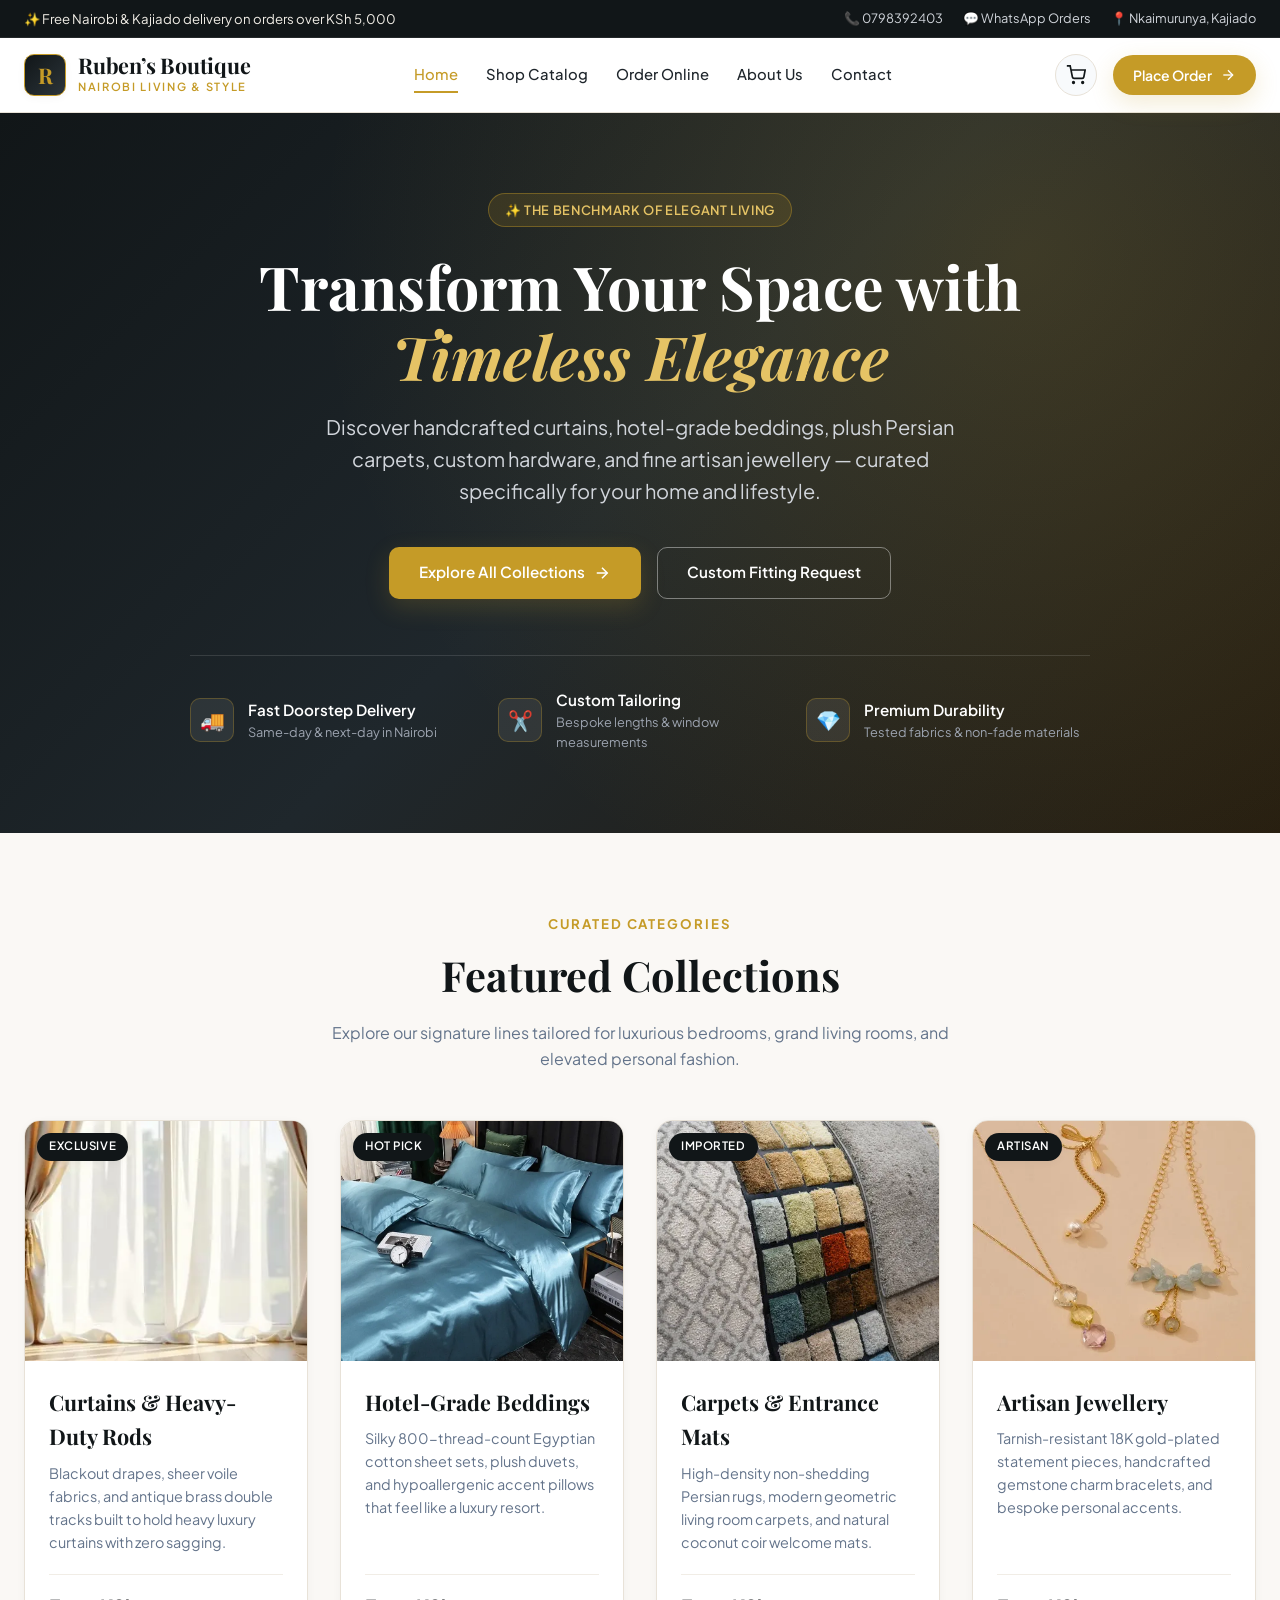
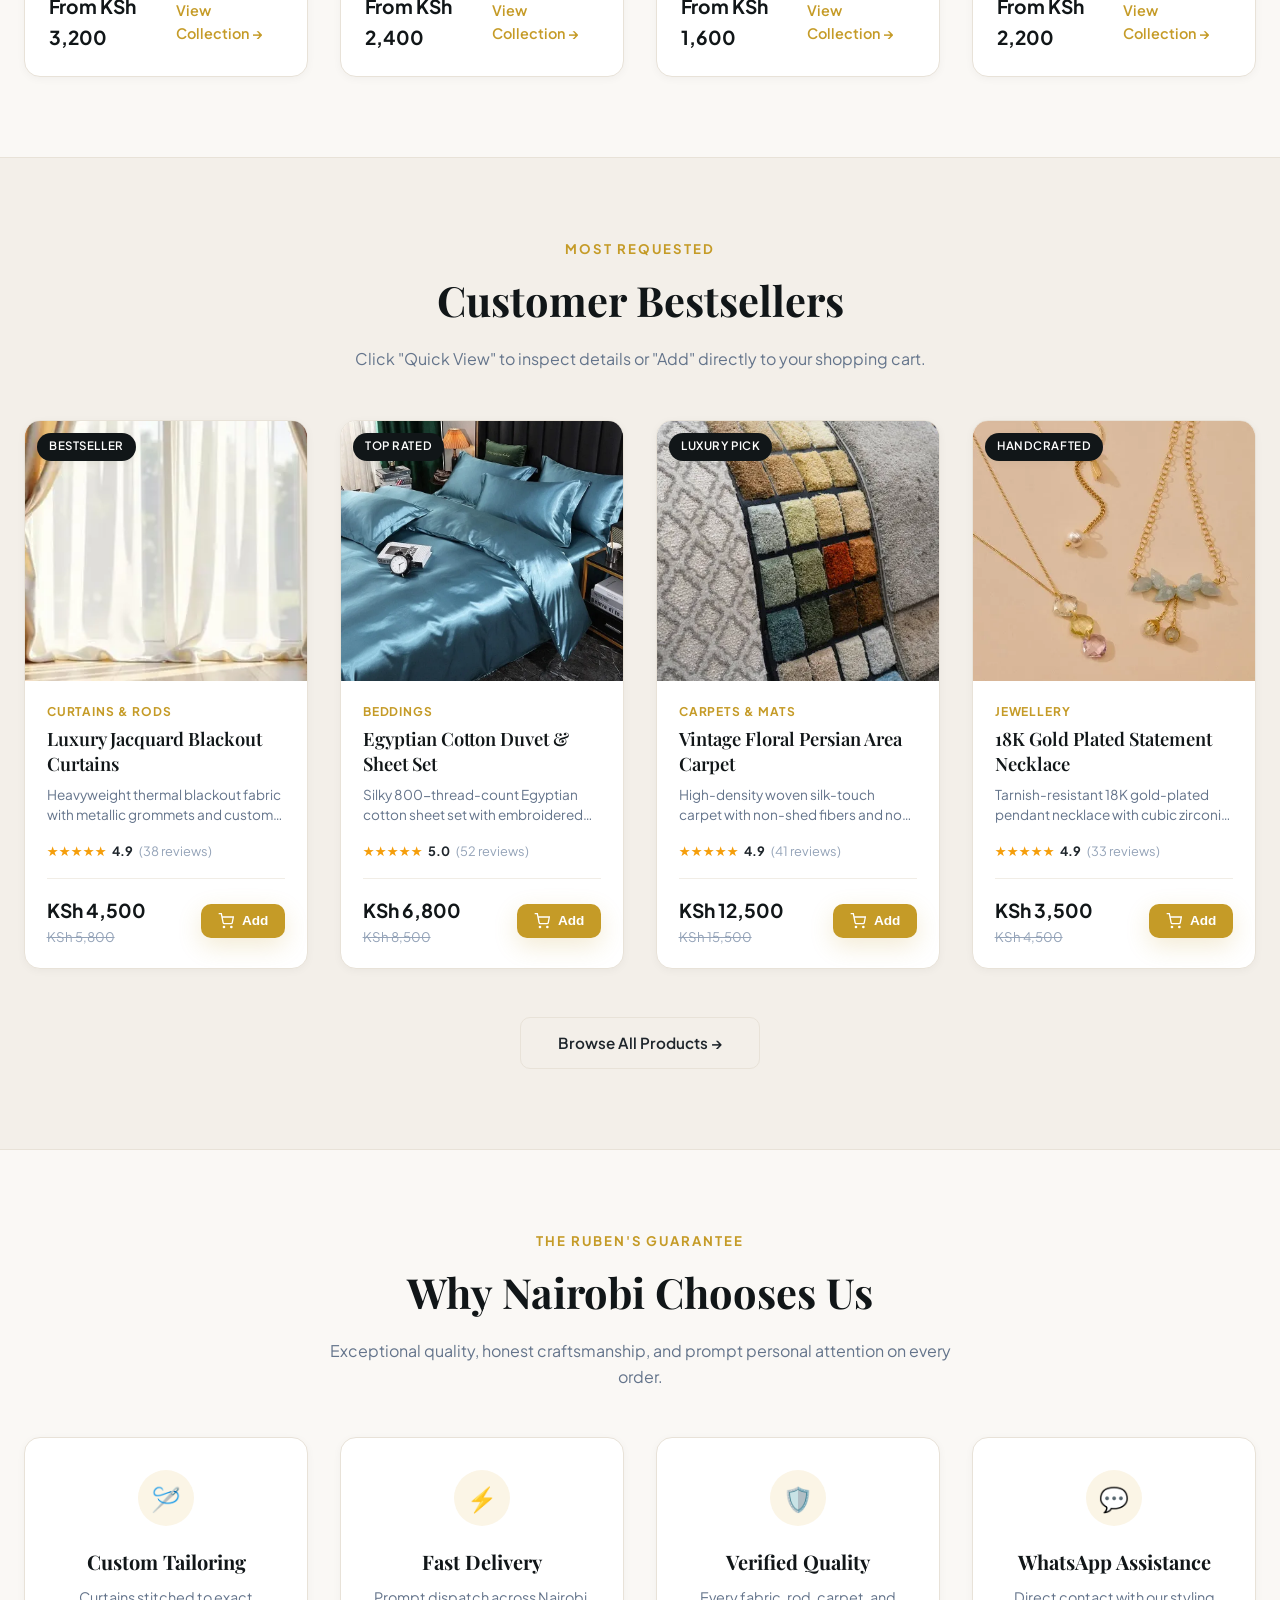
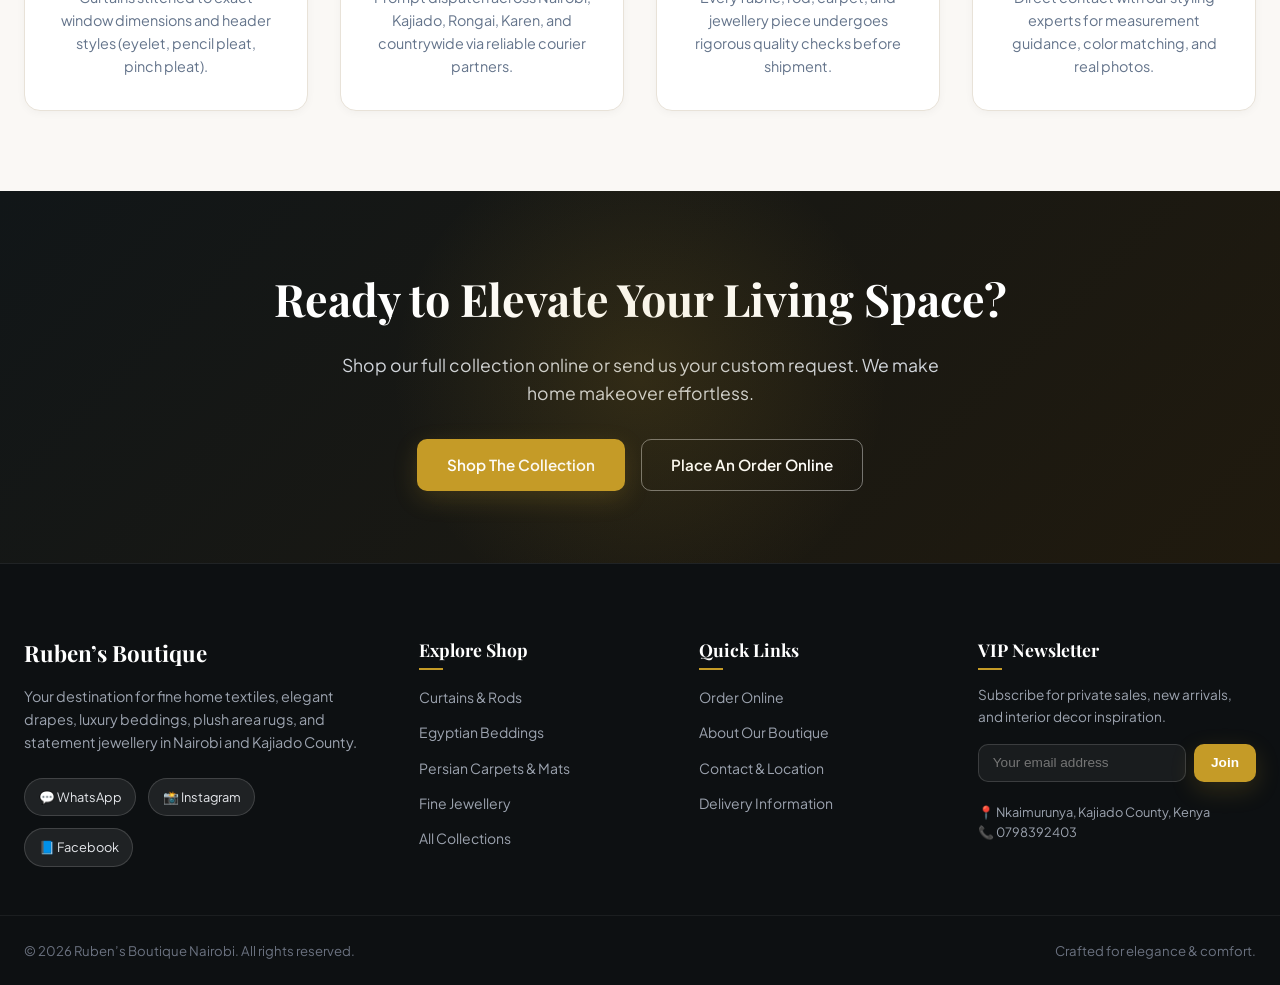
<file: index.html>
<!DOCTYPE html>
<html lang="en">
<head>
  <meta charset="UTF-8">
  <meta name="viewport" content="width=device-width, initial-scale=1.0">
  <title>Ruben’s Boutique Nairobi — Curtains, Beddings, Carpets & Jewellery</title>
  <meta name="description" content="Nairobi's premier boutique for handcrafted curtains, luxury beddings, imported carpets, stylish doormats, and fine jewellery. Fast delivery across Kenya.">
  <link rel="stylesheet" href="style.css">
  <script src="script.js" defer></script>
</head>
<body>

  <!-- Top Announcement Bar -->
  <div class="announcement-bar">
    <div class="announcement-container">
      <div class="announcement-info">
        <span>✨ Free Nairobi & Kajiado delivery on orders over KSh 5,000</span>
      </div>
      <div class="announcement-links">
        <a href="tel:0798392403">📞 0798392403</a>
        <a href="https://wa.me/254798392403" target="_blank" rel="noopener">💬 WhatsApp Orders</a>
        <a href="contact.html">📍 Nkaimurunya, Kajiado</a>
      </div>
    </div>
  </div>

  <!-- Header Navigation -->
  <header>
    <div class="nav-wrapper">
      <a href="index.html" class="brand-logo" aria-label="Ruben's Boutique Home">
        <div class="brand-symbol">R</div>
        <div class="brand-text">
          <h1>Ruben’s Boutique</h1>
          <p>Nairobi Living & Style</p>
        </div>
      </a>

      <nav>
        <a href="index.html" class="active">Home</a>
        <a href="shop.html">Shop Catalog</a>
        <a href="order.html">Order Online</a>
        <a href="about.html">About Us</a>
        <a href="contact.html">Contact</a>
      </nav>

      <div class="header-actions">
        <button class="cart-toggle-btn cart-trigger" aria-label="Open Shopping Cart" title="View Cart">
          <svg width="20" height="20" viewBox="0 0 24 24" fill="none" stroke="currentColor" stroke-width="2">
            <circle cx="9" cy="21" r="1"/><circle cx="20" cy="21" r="1"/>
            <path d="M1 1h4l2.68 13.39a2 2 0 0 0 2 1.61h9.72a2 2 0 0 0 2-1.61L23 6H6"/>
          </svg>
          <span class="cart-count-badge">0</span>
        </button>

        <a href="order.html" class="nav-cta-btn">
          <span>Place Order</span>
          <svg width="16" height="16" viewBox="0 0 24 24" fill="none" stroke="currentColor" stroke-width="2"><line x1="5" y1="12" x2="19" y2="12"/><polyline points="12 5 19 12 12 19"/></svg>
        </a>

        <button class="mobile-nav-toggle" id="mobileNavToggle" aria-label="Toggle navigation menu">
          <span></span>
          <span></span>
          <span></span>
        </button>
      </div>
    </div>
  </header>

  <!-- Hero Section -->
  <section class="hero">
    <div class="hero-content">
      <div class="hero-pill-badge">
        <span>✨ The Benchmark of Elegant Living</span>
      </div>
      <h2>Transform Your Space with <span>Timeless Elegance</span></h2>
      <p>Discover handcrafted curtains, hotel-grade beddings, plush Persian carpets, custom hardware, and fine artisan jewellery — curated specifically for your home and lifestyle.</p>
      
      <div class="hero-actions">
        <a href="shop.html" class="btn btn-primary">
          <span>Explore All Collections</span>
          <svg width="18" height="18" viewBox="0 0 24 24" fill="none" stroke="currentColor" stroke-width="2"><line x1="5" y1="12" x2="19" y2="12"/><polyline points="12 5 19 12 12 19"/></svg>
        </a>
        <a href="order.html" class="btn btn-outline-white">
          <span>Custom Fitting Request</span>
        </a>
      </div>

      <!-- Trust Pillars -->
      <div class="hero-highlights">
        <div class="highlight-box">
          <div class="highlight-icon">🚚</div>
          <div class="highlight-text">
            <h4>Fast Doorstep Delivery</h4>
            <p>Same-day & next-day in Nairobi</p>
          </div>
        </div>
        <div class="highlight-box">
          <div class="highlight-icon">✂️</div>
          <div class="highlight-text">
            <h4>Custom Tailoring</h4>
            <p>Bespoke lengths & window measurements</p>
          </div>
        </div>
        <div class="highlight-box">
          <div class="highlight-icon">💎</div>
          <div class="highlight-text">
            <h4>Premium Durability</h4>
            <p>Tested fabrics & non-fade materials</p>
          </div>
        </div>
      </div>
    </div>
  </section>

  <!-- Featured Collections Section -->
  <section class="section-wrapper">
    <div class="section-header">
      <span class="section-tag">Curated Categories</span>
      <h2>Featured Collections</h2>
      <p>Explore our signature lines tailored for luxurious bedrooms, grand living rooms, and elevated personal fashion.</p>
    </div>

    <div class="home-collection-grid">
      <!-- Collection 1: Curtains & Rods -->
      <article class="collection-card">
        <div class="collection-card-media">
          <img src="curtain.webp" alt="Luxury Curtains and Double Rods">
          <span class="product-badge">Exclusive</span>
        </div>
        <div class="collection-card-content">
          <h3>Curtains & Heavy-Duty Rods</h3>
          <p>Blackout drapes, sheer voile fabrics, and antique brass double tracks built to hold heavy luxury curtains with zero sagging.</p>
          <div class="collection-card-footer">
            <span class="price-current">From KSh 3,200</span>
            <a href="shop.html?category=curtains" class="card-link-arrow">
              View Collection &rarr;
            </a>
          </div>
        </div>
      </article>

      <!-- Collection 2: Beddings -->
      <article class="collection-card">
        <div class="collection-card-media">
          <img src="bedding.webp" alt="Egyptian Cotton Beddings & Velvet Pillows">
          <span class="product-badge">Hot Pick</span>
        </div>
        <div class="collection-card-content">
          <h3>Hotel-Grade Beddings</h3>
          <p>Silky 800-thread-count Egyptian cotton sheet sets, plush duvets, and hypoallergenic accent pillows that feel like a luxury resort.</p>
          <div class="collection-card-footer">
            <span class="price-current">From KSh 2,400</span>
            <a href="shop.html?category=beddings" class="card-link-arrow">
              View Collection &rarr;
            </a>
          </div>
        </div>
      </article>

      <!-- Collection 3: Carpets & Mats -->
      <article class="collection-card">
        <div class="collection-card-media">
          <img src="carpets.webp" alt="Persian Area Carpets & Heavy Duty Door Mats">
          <span class="product-badge">Imported</span>
        </div>
        <div class="collection-card-content">
          <h3>Carpets & Entrance Mats</h3>
          <p>High-density non-shedding Persian rugs, modern geometric living room carpets, and natural coconut coir welcome mats.</p>
          <div class="collection-card-footer">
            <span class="price-current">From KSh 1,600</span>
            <a href="shop.html?category=carpets" class="card-link-arrow">
              View Collection &rarr;
            </a>
          </div>
        </div>
      </article>

      <!-- Collection 4: Jewellery -->
      <article class="collection-card">
        <div class="collection-card-media">
          <img src="jewellery.webp" alt="Gold Plated Jewellery and Gemstone Bracelets">
          <span class="product-badge">Artisan</span>
        </div>
        <div class="collection-card-content">
          <h3>Artisan Jewellery</h3>
          <p>Tarnish-resistant 18K gold-plated statement pieces, handcrafted gemstone charm bracelets, and bespoke personal accents.</p>
          <div class="collection-card-footer">
            <span class="price-current">From KSh 2,200</span>
            <a href="shop.html?category=jewellery" class="card-link-arrow">
              View Collection &rarr;
            </a>
          </div>
        </div>
      </article>
    </div>
  </section>

  <!-- Interactive Bestsellers Section with Live Quick View & Cart -->
  <section class="section-wrapper" style="background: var(--bg-alt); border-top: 1px solid var(--border-light); border-bottom: 1px solid var(--border-light);">
    <div class="section-header">
      <span class="section-tag">Most Requested</span>
      <h2>Customer Bestsellers</h2>
      <p>Click "Quick View" to inspect details or "Add" directly to your shopping cart.</p>
    </div>

    <div class="products-grid">
      <!-- Bestseller 1 -->
      <article class="product-card">
        <div class="product-card-media">
          <img src="curtain.webp" alt="Luxury Jacquard Blackout Curtains">
          <span class="product-badge">Bestseller</span>
          <div class="product-card-overlay">
            <button class="quick-view-action" onclick="window.openQuickView('prod-curtains-luxury')">
              <svg width="18" height="18" viewBox="0 0 24 24" fill="none" stroke="currentColor" stroke-width="2"><path d="M1 12s4-8 11-8 11 8 11 8-4 8-11 8-11-8-11-8z"/><circle cx="12" cy="12" r="3"/></svg>
              Quick View
            </button>
          </div>
        </div>
        <div class="product-card-content">
          <span class="product-category">Curtains & Rods</span>
          <h3 class="product-title" onclick="window.openQuickView('prod-curtains-luxury')">Luxury Jacquard Blackout Curtains</h3>
          <p class="product-short-desc">Heavyweight thermal blackout fabric with metallic grommets and custom drop length.</p>
          <div class="product-rating">
            <span class="stars">★★★★★</span>
            <span class="score">4.9</span>
            <span class="count">(38 reviews)</span>
          </div>
          <div class="product-card-footer">
            <div class="pricing-block">
              <span class="price-current">KSh 4,500</span>
              <span class="price-old">KSh 5,800</span>
            </div>
            <button class="btn btn-sm btn-primary add-to-cart-action" data-id="prod-curtains-luxury" onclick="boutiqueCart.addItem('prod-curtains-luxury', 1); showToast('Curtains added to cart!');">
              <svg width="16" height="16" viewBox="0 0 24 24" fill="none" stroke="currentColor" stroke-width="2"><circle cx="9" cy="21" r="1"/><circle cx="20" cy="21" r="1"/><path d="M1 1h4l2.68 13.39a2 2 0 0 0 2 1.61h9.72a2 2 0 0 0 2-1.61L23 6H6"/></svg>
              Add
            </button>
          </div>
        </div>
      </article>

      <!-- Bestseller 2 -->
      <article class="product-card">
        <div class="product-card-media">
          <img src="bedding.webp" alt="Egyptian Cotton Duvet & Sheet Set">
          <span class="product-badge">Top Rated</span>
          <div class="product-card-overlay">
            <button class="quick-view-action" onclick="window.openQuickView('prod-egyptian-bedding')">
              <svg width="18" height="18" viewBox="0 0 24 24" fill="none" stroke="currentColor" stroke-width="2"><path d="M1 12s4-8 11-8 11 8 11 8-4 8-11 8-11-8-11-8z"/><circle cx="12" cy="12" r="3"/></svg>
              Quick View
            </button>
          </div>
        </div>
        <div class="product-card-content">
          <span class="product-category">Beddings</span>
          <h3 class="product-title" onclick="window.openQuickView('prod-egyptian-bedding')">Egyptian Cotton Duvet & Sheet Set</h3>
          <p class="product-short-desc">Silky 800-thread-count Egyptian cotton sheet set with embroidered matching duvet cover.</p>
          <div class="product-rating">
            <span class="stars">★★★★★</span>
            <span class="score">5.0</span>
            <span class="count">(52 reviews)</span>
          </div>
          <div class="product-card-footer">
            <div class="pricing-block">
              <span class="price-current">KSh 6,800</span>
              <span class="price-old">KSh 8,500</span>
            </div>
            <button class="btn btn-sm btn-primary add-to-cart-action" data-id="prod-egyptian-bedding" onclick="boutiqueCart.addItem('prod-egyptian-bedding', 1); showToast('Egyptian Bedding added to cart!');">
              <svg width="16" height="16" viewBox="0 0 24 24" fill="none" stroke="currentColor" stroke-width="2"><circle cx="9" cy="21" r="1"/><circle cx="20" cy="21" r="1"/><path d="M1 1h4l2.68 13.39a2 2 0 0 0 2 1.61h9.72a2 2 0 0 0 2-1.61L23 6H6"/></svg>
              Add
            </button>
          </div>
        </div>
      </article>

      <!-- Bestseller 3 -->
      <article class="product-card">
        <div class="product-card-media">
          <img src="carpets.webp" alt="Vintage Floral Persian Carpet">
          <span class="product-badge">Luxury Pick</span>
          <div class="product-card-overlay">
            <button class="quick-view-action" onclick="window.openQuickView('prod-persian-carpet')">
              <svg width="18" height="18" viewBox="0 0 24 24" fill="none" stroke="currentColor" stroke-width="2"><path d="M1 12s4-8 11-8 11 8 11 8-4 8-11 8-11-8-11-8z"/><circle cx="12" cy="12" r="3"/></svg>
              Quick View
            </button>
          </div>
        </div>
        <div class="product-card-content">
          <span class="product-category">Carpets & Mats</span>
          <h3 class="product-title" onclick="window.openQuickView('prod-persian-carpet')">Vintage Floral Persian Area Carpet</h3>
          <p class="product-short-desc">High-density woven silk-touch carpet with non-shed fibers and non-slip backing.</p>
          <div class="product-rating">
            <span class="stars">★★★★★</span>
            <span class="score">4.9</span>
            <span class="count">(41 reviews)</span>
          </div>
          <div class="product-card-footer">
            <div class="pricing-block">
              <span class="price-current">KSh 12,500</span>
              <span class="price-old">KSh 15,500</span>
            </div>
            <button class="btn btn-sm btn-primary add-to-cart-action" data-id="prod-persian-carpet" onclick="boutiqueCart.addItem('prod-persian-carpet', 1); showToast('Persian Carpet added to cart!');">
              <svg width="16" height="16" viewBox="0 0 24 24" fill="none" stroke="currentColor" stroke-width="2"><circle cx="9" cy="21" r="1"/><circle cx="20" cy="21" r="1"/><path d="M1 1h4l2.68 13.39a2 2 0 0 0 2 1.61h9.72a2 2 0 0 0 2-1.61L23 6H6"/></svg>
              Add
            </button>
          </div>
        </div>
      </article>

      <!-- Bestseller 4 -->
      <article class="product-card">
        <div class="product-card-media">
          <img src="jewellery.webp" alt="18K Gold Plated Statement Necklace">
          <span class="product-badge">Handcrafted</span>
          <div class="product-card-overlay">
            <button class="quick-view-action" onclick="window.openQuickView('prod-gold-necklace')">
              <svg width="18" height="18" viewBox="0 0 24 24" fill="none" stroke="currentColor" stroke-width="2"><path d="M1 12s4-8 11-8 11 8 11 8-4 8-11 8-11-8-11-8z"/><circle cx="12" cy="12" r="3"/></svg>
              Quick View
            </button>
          </div>
        </div>
        <div class="product-card-content">
          <span class="product-category">Jewellery</span>
          <h3 class="product-title" onclick="window.openQuickView('prod-gold-necklace')">18K Gold Plated Statement Necklace</h3>
          <p class="product-short-desc">Tarnish-resistant 18K gold-plated pendant necklace with cubic zirconia accents.</p>
          <div class="product-rating">
            <span class="stars">★★★★★</span>
            <span class="score">4.9</span>
            <span class="count">(33 reviews)</span>
          </div>
          <div class="product-card-footer">
            <div class="pricing-block">
              <span class="price-current">KSh 3,500</span>
              <span class="price-old">KSh 4,500</span>
            </div>
            <button class="btn btn-sm btn-primary add-to-cart-action" data-id="prod-gold-necklace" onclick="boutiqueCart.addItem('prod-gold-necklace', 1); showToast('Necklace added to cart!');">
              <svg width="16" height="16" viewBox="0 0 24 24" fill="none" stroke="currentColor" stroke-width="2"><circle cx="9" cy="21" r="1"/><circle cx="20" cy="21" r="1"/><path d="M1 1h4l2.68 13.39a2 2 0 0 0 2 1.61h9.72a2 2 0 0 0 2-1.61L23 6H6"/></svg>
              Add
            </button>
          </div>
        </div>
      </article>
    </div>

    <div style="text-align: center; margin-top: 3rem;">
      <a href="shop.html" class="btn btn-outline" style="min-width: 240px;">
        Browse All Products &rarr;
      </a>
    </div>
  </section>

  <!-- Value Propositions / Why Ruben's Boutique -->
  <section class="section-wrapper">
    <div class="section-header">
      <span class="section-tag">The Ruben's Guarantee</span>
      <h2>Why Nairobi Chooses Us</h2>
      <p>Exceptional quality, honest craftsmanship, and prompt personal attention on every order.</p>
    </div>

    <div class="values-grid">
      <div class="value-card">
        <div class="value-icon">🪡</div>
        <h4>Custom Tailoring</h4>
        <p>Curtains stitched to exact window dimensions and header styles (eyelet, pencil pleat, pinch pleat).</p>
      </div>

      <div class="value-card">
        <div class="value-icon">⚡</div>
        <h4>Fast Delivery</h4>
        <p>Prompt dispatch across Nairobi, Kajiado, Rongai, Karen, and countrywide via reliable courier partners.</p>
      </div>

      <div class="value-card">
        <div class="value-icon">🛡️</div>
        <h4>Verified Quality</h4>
        <p>Every fabric, rod, carpet, and jewellery piece undergoes rigorous quality checks before shipment.</p>
      </div>

      <div class="value-card">
        <div class="value-icon">💬</div>
        <h4>WhatsApp Assistance</h4>
        <p>Direct contact with our styling experts for measurement guidance, color matching, and real photos.</p>
      </div>
    </div>
  </section>

  <!-- Call to Action Banner -->
  <section class="cta-banner">
    <h2>Ready to Elevate Your Living Space?</h2>
    <p>Shop our full collection online or send us your custom request. We make home makeover effortless.</p>
    <div style="display: flex; gap: 1rem; justify-content: center; flex-wrap: wrap;">
      <a href="shop.html" class="btn btn-primary">Shop The Collection</a>
      <a href="order.html" class="btn btn-outline-white">Place An Order Online</a>
    </div>
  </section>

  <!-- Footer -->
  <footer>
    <div class="footer-top">
      <div class="footer-brand">
        <h3>Ruben’s Boutique</h3>
        <p>Your destination for fine home textiles, elegant drapes, luxury beddings, plush area rugs, and statement jewellery in Nairobi and Kajiado County.</p>
        <div class="social-icons-group">
          <a href="https://wa.me/254798392403" target="_blank" rel="noopener" class="social-link-btn" title="Chat on WhatsApp">💬 WhatsApp</a>
          <a href="https://instagram.com" target="_blank" rel="noopener" class="social-link-btn" title="Instagram">📸 Instagram</a>
          <a href="https://facebook.com" target="_blank" rel="noopener" class="social-link-btn" title="Facebook">📘 Facebook</a>
        </div>
      </div>

      <div class="footer-column">
        <h4>Explore Shop</h4>
        <ul class="footer-links">
          <li><a href="shop.html?category=curtains">Curtains & Rods</a></li>
          <li><a href="shop.html?category=beddings">Egyptian Beddings</a></li>
          <li><a href="shop.html?category=carpets">Persian Carpets & Mats</a></li>
          <li><a href="shop.html?category=jewellery">Fine Jewellery</a></li>
          <li><a href="shop.html">All Collections</a></li>
        </ul>
      </div>

      <div class="footer-column">
        <h4>Quick Links</h4>
        <ul class="footer-links">
          <li><a href="order.html">Order Online</a></li>
          <li><a href="about.html">About Our Boutique</a></li>
          <li><a href="contact.html">Contact & Location</a></li>
          <li><a href="order.html">Delivery Information</a></li>
        </ul>
      </div>

      <div class="footer-column footer-newsletter">
        <h4>VIP Newsletter</h4>
        <p>Subscribe for private sales, new arrivals, and interior decor inspiration.</p>
        <form class="newsletter-form" id="newsletterForm">
          <input type="email" placeholder="Your email address" required aria-label="Email address">
          <button type="submit" class="btn btn-primary btn-sm">Join</button>
        </form>
        <div style="margin-top: 1.25rem; font-size: 0.8rem; color: #9ca3af;">
          <span>📍 Nkaimurunya, Kajiado County, Kenya</span><br>
          <span>📞 0798392403</span>
        </div>
      </div>
    </div>

    <div class="footer-bottom">
      <div class="footer-bottom-container">
        <p>&copy; 2026 Ruben’s Boutique Nairobi. All rights reserved.</p>
        <p>Crafted for elegance & comfort.</p>
      </div>
    </div>
  </footer>

</body>
</html>
</file>
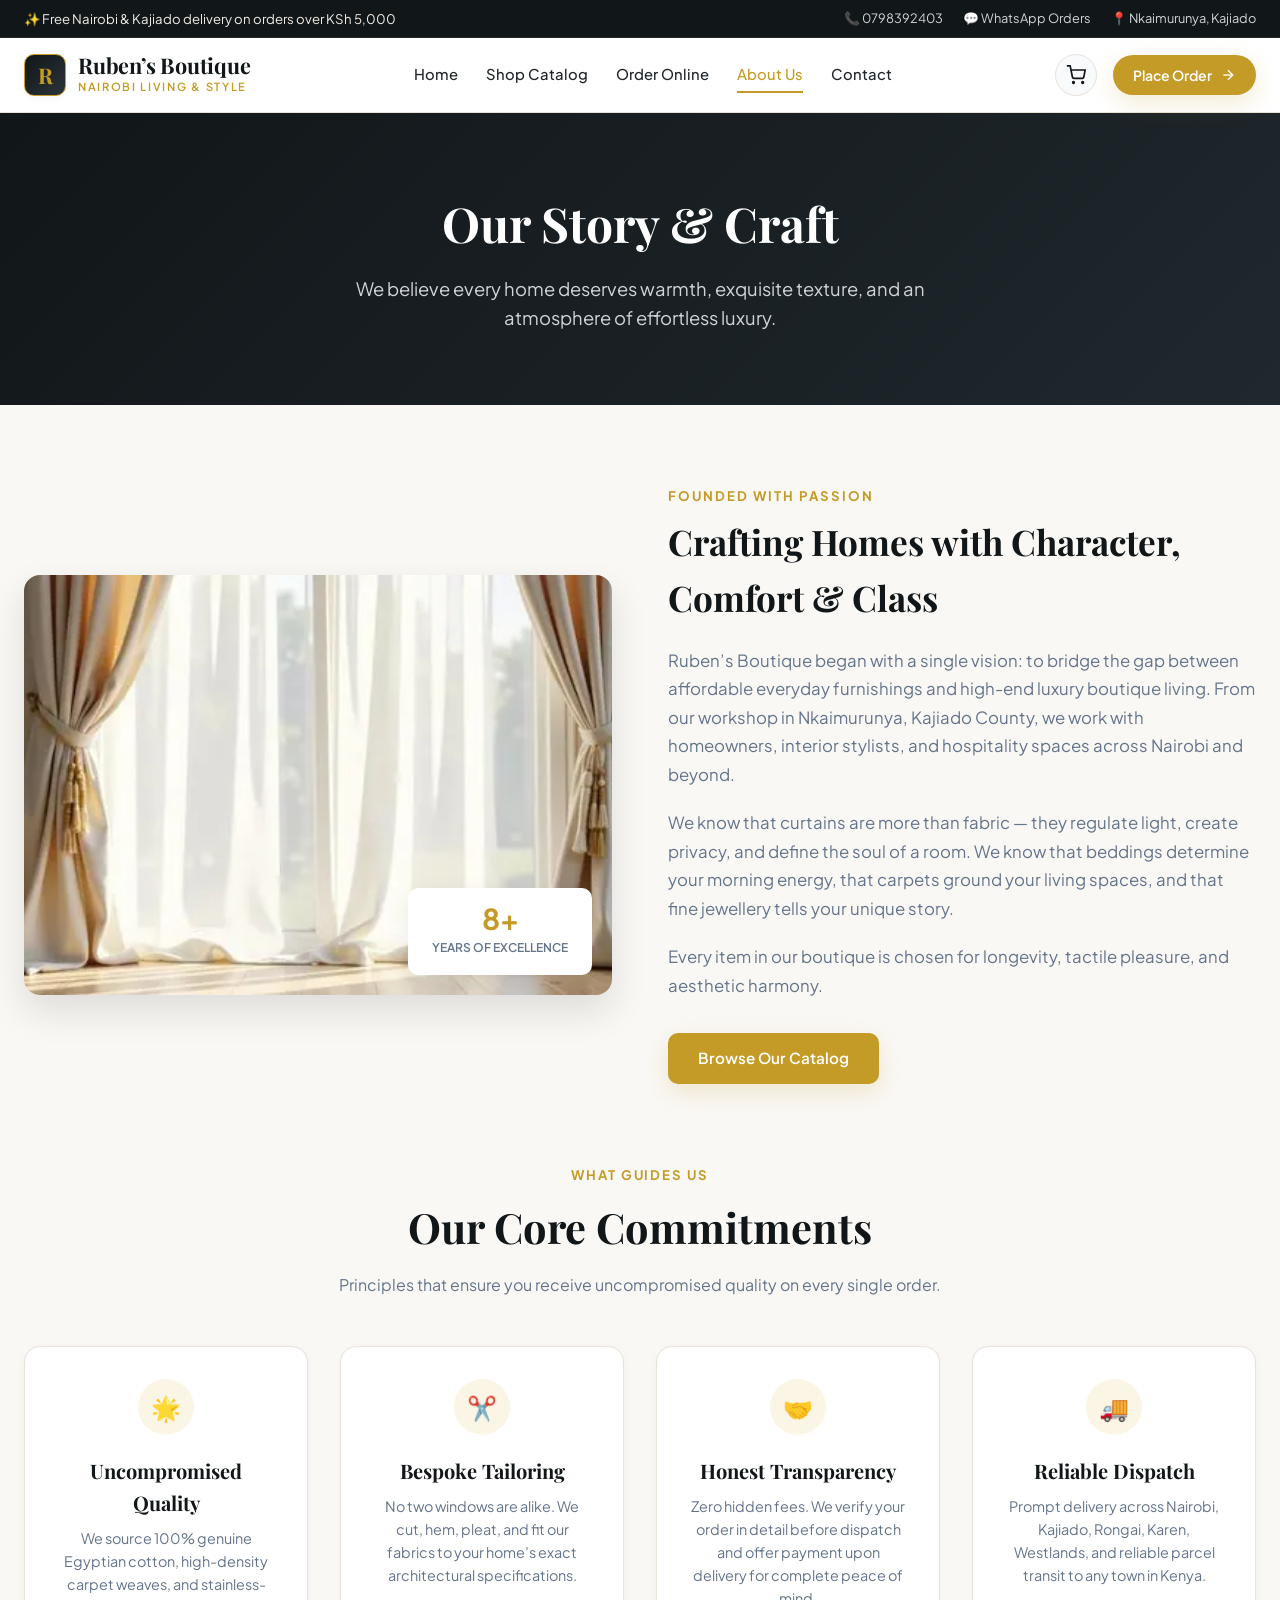
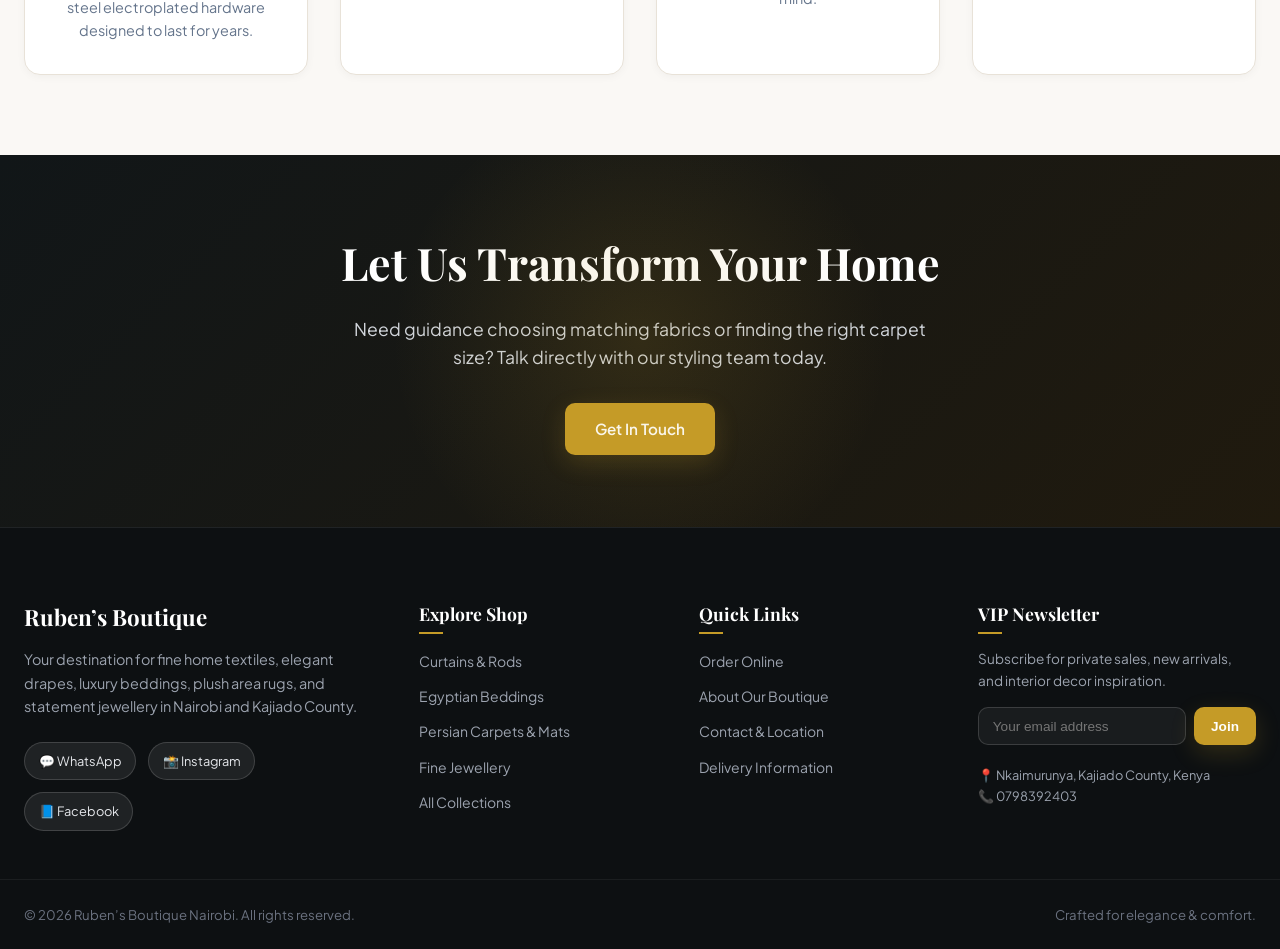
<file: about.html>
<!DOCTYPE html>
<html lang="en">
<head>
  <meta charset="UTF-8">
  <meta name="viewport" content="width=device-width, initial-scale=1.0">
  <title>About Us — Ruben’s Boutique Nairobi</title>
  <meta name="description" content="Discover the story behind Ruben's Boutique Nairobi. Handcrafting bespoke curtains, fine bedding textiles, Persian rugs, and artisan accessories.">
  <link rel="stylesheet" href="style.css">
  <script src="script.js" defer></script>
</head>
<body>

  <!-- Top Announcement Bar -->
  <div class="announcement-bar">
    <div class="announcement-container">
      <div class="announcement-info">
        <span>✨ Free Nairobi & Kajiado delivery on orders over KSh 5,000</span>
      </div>
      <div class="announcement-links">
        <a href="tel:0798392403">📞 0798392403</a>
        <a href="https://wa.me/254798392403" target="_blank" rel="noopener">💬 WhatsApp Orders</a>
        <a href="contact.html">📍 Nkaimurunya, Kajiado</a>
      </div>
    </div>
  </div>

  <!-- Header Navigation -->
  <header>
    <div class="nav-wrapper">
      <a href="index.html" class="brand-logo" aria-label="Ruben's Boutique Home">
        <div class="brand-symbol">R</div>
        <div class="brand-text">
          <h1>Ruben’s Boutique</h1>
          <p>Nairobi Living & Style</p>
        </div>
      </a>

      <nav>
        <a href="index.html">Home</a>
        <a href="shop.html">Shop Catalog</a>
        <a href="order.html">Order Online</a>
        <a href="about.html" class="active">About Us</a>
        <a href="contact.html">Contact</a>
      </nav>

      <div class="header-actions">
        <button class="cart-toggle-btn cart-trigger" aria-label="Open Shopping Cart" title="View Cart">
          <svg width="20" height="20" viewBox="0 0 24 24" fill="none" stroke="currentColor" stroke-width="2">
            <circle cx="9" cy="21" r="1"/><circle cx="20" cy="21" r="1"/>
            <path d="M1 1h4l2.68 13.39a2 2 0 0 0 2 1.61h9.72a2 2 0 0 0 2-1.61L23 6H6"/>
          </svg>
          <span class="cart-count-badge">0</span>
        </button>

        <a href="order.html" class="nav-cta-btn">
          <span>Place Order</span>
          <svg width="16" height="16" viewBox="0 0 24 24" fill="none" stroke="currentColor" stroke-width="2"><line x1="5" y1="12" x2="19" y2="12"/><polyline points="12 5 19 12 12 19"/></svg>
        </a>

        <button class="mobile-nav-toggle" id="mobileNavToggle" aria-label="Toggle navigation menu">
          <span></span>
          <span></span>
          <span></span>
        </button>
      </div>
    </div>
  </header>

  <!-- About Hero -->
  <section class="about-hero">
    <h2>Our Story & Craft</h2>
    <p>We believe every home deserves warmth, exquisite texture, and an atmosphere of effortless luxury.</p>
  </section>

  <!-- Main Content -->
  <main class="section-wrapper">
    <div class="about-story-grid">
      <div class="about-story-media">
        <img src="curtain.webp" alt="Ruben's Boutique Luxury Drapery">
        <div class="story-experience-badge">
          <strong>8+</strong>
          <span>Years of Excellence</span>
        </div>
      </div>

      <div class="about-story-text">
        <span class="section-tag">Founded With Passion</span>
        <h3>Crafting Homes with Character, Comfort & Class</h3>
        <p>
          Ruben’s Boutique began with a single vision: to bridge the gap between affordable everyday furnishings and high-end luxury boutique living. From our workshop in Nkaimurunya, Kajiado County, we work with homeowners, interior stylists, and hospitality spaces across Nairobi and beyond.
        </p>
        <p>
          We know that curtains are more than fabric — they regulate light, create privacy, and define the soul of a room. We know that beddings determine your morning energy, that carpets ground your living spaces, and that fine jewellery tells your unique story.
        </p>
        <p>
          Every item in our boutique is chosen for longevity, tactile pleasure, and aesthetic harmony.
        </p>

        <div style="margin-top: 2rem;">
          <a href="shop.html" class="btn btn-primary">Browse Our Catalog</a>
        </div>
      </div>
    </div>

    <!-- Core Values -->
    <div class="section-header" style="margin-top: 4rem;">
      <span class="section-tag">What Guides Us</span>
      <h2>Our Core Commitments</h2>
      <p>Principles that ensure you receive uncompromised quality on every single order.</p>
    </div>

    <div class="values-grid">
      <div class="value-card">
        <div class="value-icon">🌟</div>
        <h4>Uncompromised Quality</h4>
        <p>We source 100% genuine Egyptian cotton, high-density carpet weaves, and stainless-steel electroplated hardware designed to last for years.</p>
      </div>

      <div class="value-card">
        <div class="value-icon">✂️</div>
        <h4>Bespoke Tailoring</h4>
        <p>No two windows are alike. We cut, hem, pleat, and fit our fabrics to your home’s exact architectural specifications.</p>
      </div>

      <div class="value-card">
        <div class="value-icon">🤝</div>
        <h4>Honest Transparency</h4>
        <p>Zero hidden fees. We verify your order in detail before dispatch and offer payment upon delivery for complete peace of mind.</p>
      </div>

      <div class="value-card">
        <div class="value-icon">🚚</div>
        <h4>Reliable Dispatch</h4>
        <p>Prompt delivery across Nairobi, Kajiado, Rongai, Karen, Westlands, and reliable parcel transit to any town in Kenya.</p>
      </div>
    </div>
  </main>

  <!-- CTA Banner -->
  <section class="cta-banner">
    <h2>Let Us Transform Your Home</h2>
    <p>Need guidance choosing matching fabrics or finding the right carpet size? Talk directly with our styling team today.</p>
    <a href="contact.html" class="btn btn-primary">Get In Touch</a>
  </section>

  <!-- Footer -->
  <footer>
    <div class="footer-top">
      <div class="footer-brand">
        <h3>Ruben’s Boutique</h3>
        <p>Your destination for fine home textiles, elegant drapes, luxury beddings, plush area rugs, and statement jewellery in Nairobi and Kajiado County.</p>
        <div class="social-icons-group">
          <a href="https://wa.me/254798392403" target="_blank" rel="noopener" class="social-link-btn" title="Chat on WhatsApp">💬 WhatsApp</a>
          <a href="https://instagram.com" target="_blank" rel="noopener" class="social-link-btn" title="Instagram">📸 Instagram</a>
          <a href="https://facebook.com" target="_blank" rel="noopener" class="social-link-btn" title="Facebook">📘 Facebook</a>
        </div>
      </div>

      <div class="footer-column">
        <h4>Explore Shop</h4>
        <ul class="footer-links">
          <li><a href="shop.html?category=curtains">Curtains & Rods</a></li>
          <li><a href="shop.html?category=beddings">Egyptian Beddings</a></li>
          <li><a href="shop.html?category=carpets">Persian Carpets & Mats</a></li>
          <li><a href="shop.html?category=jewellery">Fine Jewellery</a></li>
          <li><a href="shop.html">All Collections</a></li>
        </ul>
      </div>

      <div class="footer-column">
        <h4>Quick Links</h4>
        <ul class="footer-links">
          <li><a href="order.html">Order Online</a></li>
          <li><a href="about.html">About Our Boutique</a></li>
          <li><a href="contact.html">Contact & Location</a></li>
          <li><a href="order.html">Delivery Information</a></li>
        </ul>
      </div>

      <div class="footer-column footer-newsletter">
        <h4>VIP Newsletter</h4>
        <p>Subscribe for private sales, new arrivals, and interior decor inspiration.</p>
        <form class="newsletter-form" id="newsletterForm">
          <input type="email" placeholder="Your email address" required aria-label="Email address">
          <button type="submit" class="btn btn-primary btn-sm">Join</button>
        </form>
        <div style="margin-top: 1.25rem; font-size: 0.8rem; color: #9ca3af;">
          <span>📍 Nkaimurunya, Kajiado County, Kenya</span><br>
          <span>📞 0798392403</span>
        </div>
      </div>
    </div>

    <div class="footer-bottom">
      <div class="footer-bottom-container">
        <p>&copy; 2026 Ruben’s Boutique Nairobi. All rights reserved.</p>
        <p>Crafted for elegance & comfort.</p>
      </div>
    </div>
  </footer>

</body>
</html>
</file>
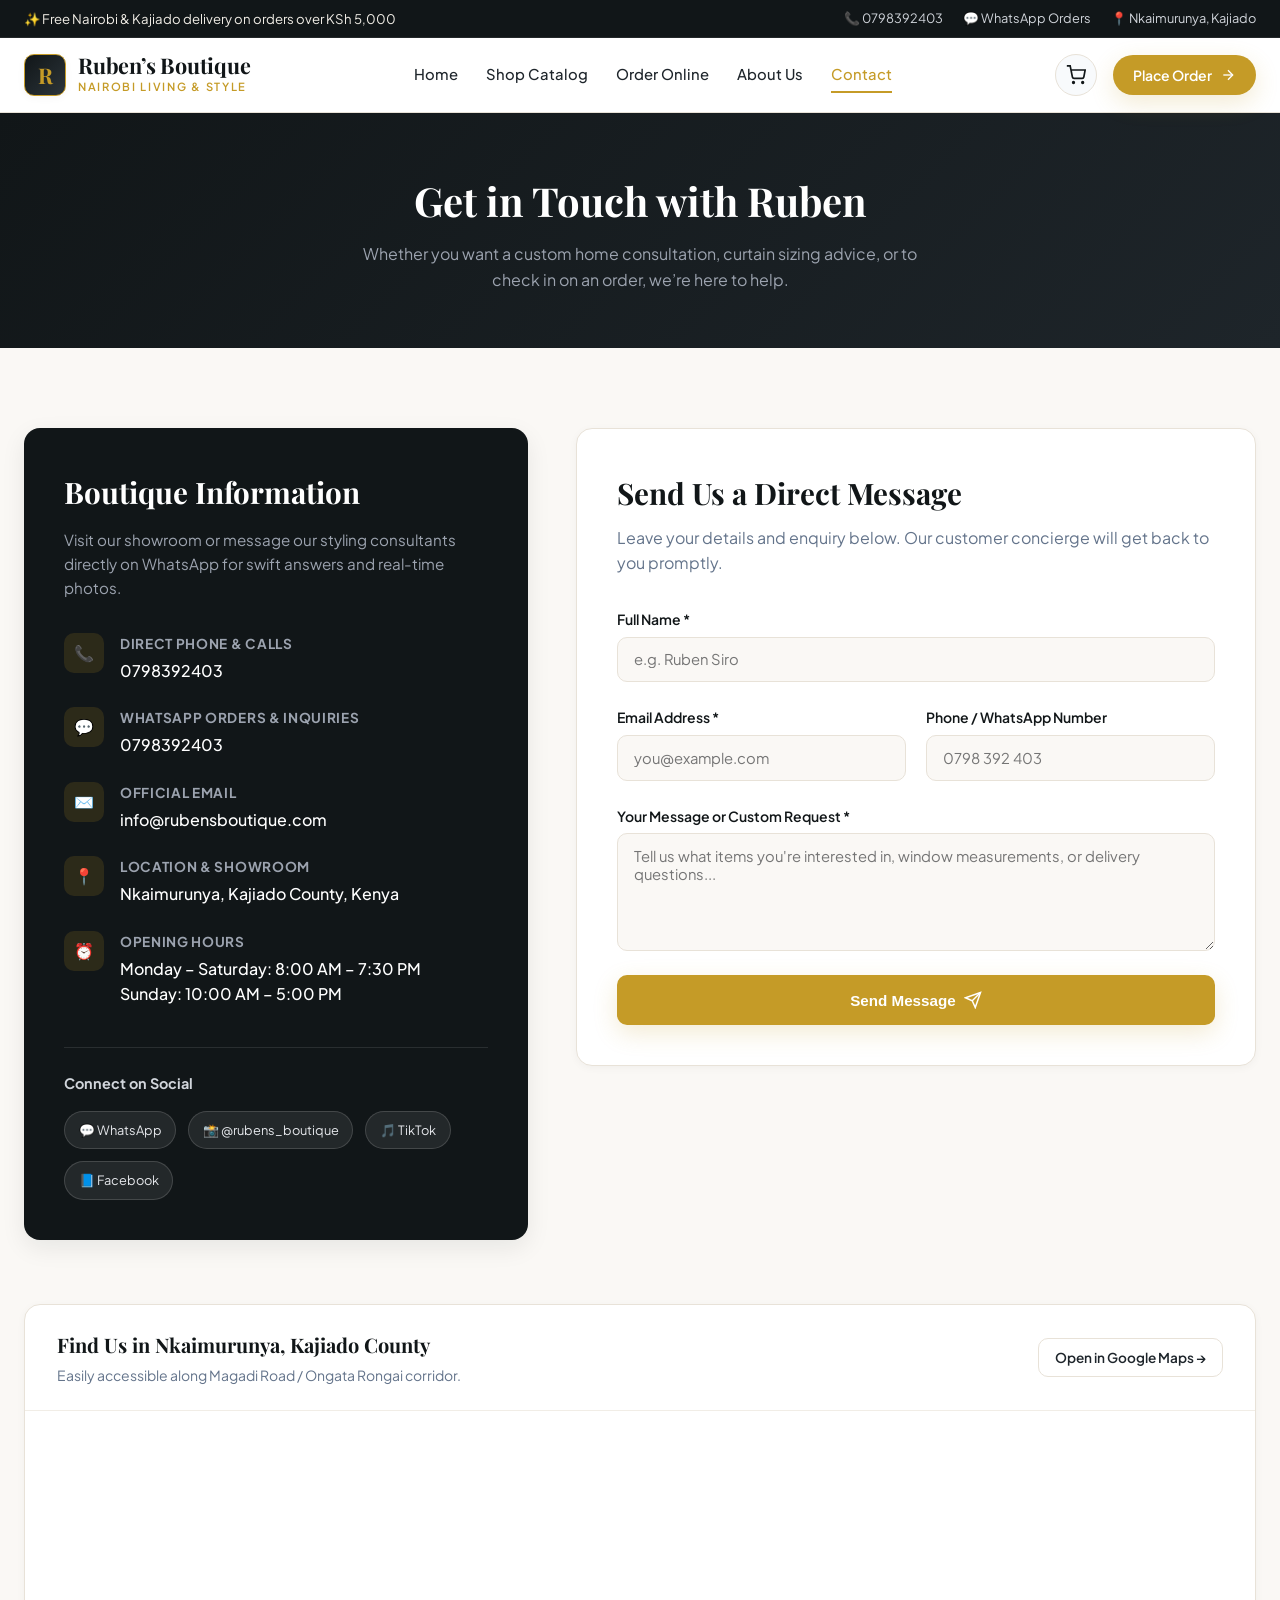
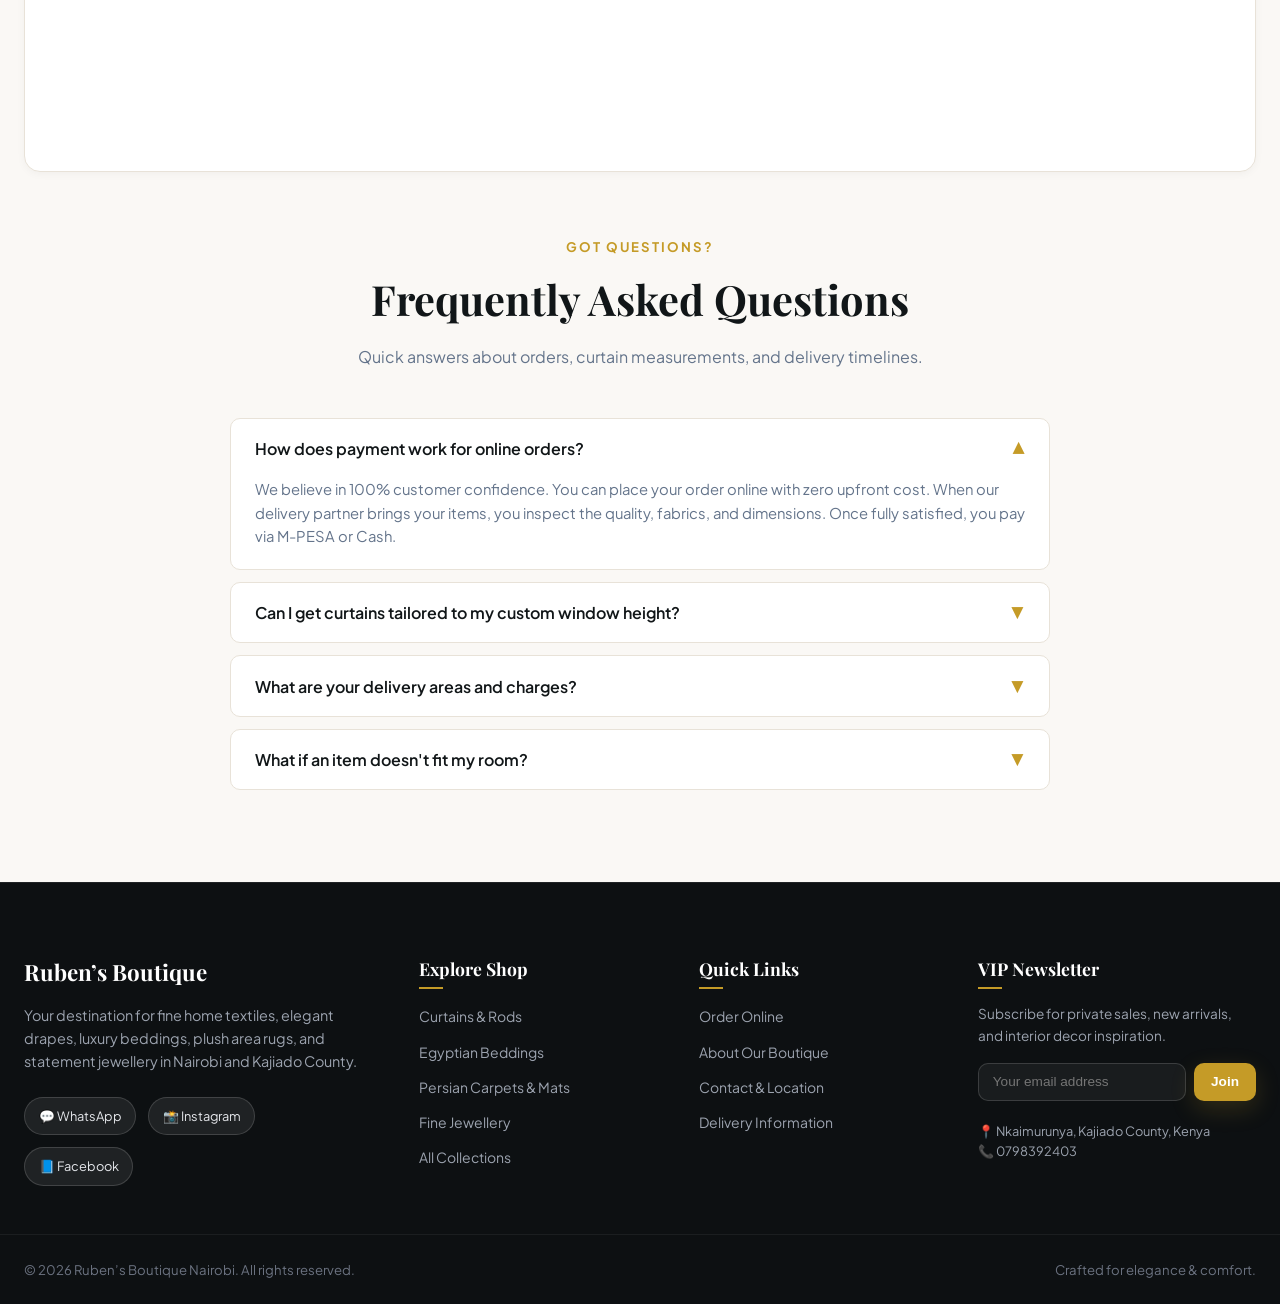
<file: contact.html>
<!DOCTYPE html>
<html lang="en">
<head>
  <meta charset="UTF-8">
  <meta name="viewport" content="width=device-width, initial-scale=1.0">
  <title>Contact Us — Ruben’s Boutique Nairobi</title>
  <meta name="description" content="Get in touch with Ruben's Boutique. Located in Nkaimurunya, Kajiado County, Kenya. Call, WhatsApp, or visit us for custom curtain fittings and home decor consultations.">
  <link rel="stylesheet" href="style.css">
  <script src="script.js" defer></script>
</head>
<body>

  <!-- Top Announcement Bar -->
  <div class="announcement-bar">
    <div class="announcement-container">
      <div class="announcement-info">
        <span>✨ Free Nairobi & Kajiado delivery on orders over KSh 5,000</span>
      </div>
      <div class="announcement-links">
        <a href="tel:0798392403">📞 0798392403</a>
        <a href="https://wa.me/254798392403" target="_blank" rel="noopener">💬 WhatsApp Orders</a>
        <a href="contact.html">📍 Nkaimurunya, Kajiado</a>
      </div>
    </div>
  </div>

  <!-- Header Navigation -->
  <header>
    <div class="nav-wrapper">
      <a href="index.html" class="brand-logo" aria-label="Ruben's Boutique Home">
        <div class="brand-symbol">R</div>
        <div class="brand-text">
          <h1>Ruben’s Boutique</h1>
          <p>Nairobi Living & Style</p>
        </div>
      </a>

      <nav>
        <a href="index.html">Home</a>
        <a href="shop.html">Shop Catalog</a>
        <a href="order.html">Order Online</a>
        <a href="about.html">About Us</a>
        <a href="contact.html" class="active">Contact</a>
      </nav>

      <div class="header-actions">
        <button class="cart-toggle-btn cart-trigger" aria-label="Open Shopping Cart" title="View Cart">
          <svg width="20" height="20" viewBox="0 0 24 24" fill="none" stroke="currentColor" stroke-width="2">
            <circle cx="9" cy="21" r="1"/><circle cx="20" cy="21" r="1"/>
            <path d="M1 1h4l2.68 13.39a2 2 0 0 0 2 1.61h9.72a2 2 0 0 0 2-1.61L23 6H6"/>
          </svg>
          <span class="cart-count-badge">0</span>
        </button>

        <a href="order.html" class="nav-cta-btn">
          <span>Place Order</span>
          <svg width="16" height="16" viewBox="0 0 24 24" fill="none" stroke="currentColor" stroke-width="2"><line x1="5" y1="12" x2="19" y2="12"/><polyline points="12 5 19 12 12 19"/></svg>
        </a>

        <button class="mobile-nav-toggle" id="mobileNavToggle" aria-label="Toggle navigation menu">
          <span></span>
          <span></span>
          <span></span>
        </button>
      </div>
    </div>
  </header>

  <!-- Contact Hero -->
  <section class="shop-hero">
    <h2>Get in Touch with Ruben</h2>
    <p>Whether you want a custom home consultation, curtain sizing advice, or to check in on an order, we’re here to help.</p>
  </section>

  <!-- Main Content Grid -->
  <main class="section-wrapper">
    <div class="contact-grid">
      <!-- Contact Info Card -->
      <aside class="contact-info-panel">
        <h3>Boutique Information</h3>
        <p>Visit our showroom or message our styling consultants directly on WhatsApp for swift answers and real-time photos.</p>

        <div class="contact-details-list">
          <div class="contact-detail-item">
            <div class="contact-detail-icon">📞</div>
            <div class="contact-detail-text">
              <h5>Direct Phone & Calls</h5>
              <a href="tel:0798392403">0798392403</a>
            </div>
          </div>

          <div class="contact-detail-item">
            <div class="contact-detail-icon">💬</div>
            <div class="contact-detail-text">
              <h5>WhatsApp Orders & Inquiries</h5>
              <a href="https://wa.me/254798392403" target="_blank" rel="noopener">0798392403</a>
            </div>
          </div>

          <div class="contact-detail-item">
            <div class="contact-detail-icon">✉️</div>
            <div class="contact-detail-text">
              <h5>Official Email</h5>
              <a href="mailto:info@rubensboutique.com">info@rubensboutique.com</a>
            </div>
          </div>

          <div class="contact-detail-item">
            <div class="contact-detail-icon">📍</div>
            <div class="contact-detail-text">
              <h5>Location & Showroom</h5>
              <span>Nkaimurunya, Kajiado County, Kenya</span>
            </div>
          </div>

          <div class="contact-detail-item">
            <div class="contact-detail-icon">⏰</div>
            <div class="contact-detail-text">
              <h5>Opening Hours</h5>
              <span>Monday – Saturday: 8:00 AM – 7:30 PM<br>Sunday: 10:00 AM – 5:00 PM</span>
            </div>
          </div>
        </div>

        <div class="social-links-bar">
          <h4>Connect on Social</h4>
          <div class="social-icons-group">
            <a href="https://wa.me/254798392403" target="_blank" rel="noopener" class="social-link-btn">💬 WhatsApp</a>
            <a href="https://instagram.com" target="_blank" rel="noopener" class="social-link-btn">📸 @rubens_boutique</a>
            <a href="https://tiktok.com" target="_blank" rel="noopener" class="social-link-btn">🎵 TikTok</a>
            <a href="https://facebook.com" target="_blank" rel="noopener" class="social-link-btn">📘 Facebook</a>
          </div>
        </div>
      </aside>

      <!-- Contact Message Form -->
      <section class="contact-form-card">
        <h3>Send Us a Direct Message</h3>
        <p>Leave your details and enquiry below. Our customer concierge will get back to you promptly.</p>

        <form class="contact-form" novalidate>
          <div class="form-group">
            <label for="fullname">Full Name *</label>
            <input type="text" id="fullname" name="fullname" placeholder="e.g. Ruben Siro" required autocomplete="name">
          </div>

          <div class="form-row">
            <div class="form-group">
              <label for="email">Email Address *</label>
              <input type="email" id="email" name="email" placeholder="you@example.com" required autocomplete="email">
            </div>

            <div class="form-group">
              <label for="phone">Phone / WhatsApp Number</label>
              <input type="tel" id="contactPhone" name="phone" placeholder="0798 392 403">
            </div>
          </div>

          <div class="form-group">
            <label for="message">Your Message or Custom Request *</label>
            <textarea id="message" name="message" rows="5" placeholder="Tell us what items you're interested in, window measurements, or delivery questions..." required></textarea>
          </div>

          <button type="submit" class="btn btn-primary btn-block" style="padding: 0.95rem;">
            <span>Send Message</span>
            <svg width="18" height="18" viewBox="0 0 24 24" fill="none" stroke="currentColor" stroke-width="2"><line x1="22" y1="2" x2="11" y2="13"/><polygon points="22 2 15 22 11 13 2 9 22 2"/></svg>
          </button>
        </form>
      </section>
    </div>

    <!-- Interactive Location Map -->
    <div style="margin-top: 4rem; background: #ffffff; border-radius: var(--radius-lg); border: 1px solid var(--border-light); overflow: hidden; box-shadow: var(--shadow-sm);">
      <div style="padding: 1.5rem 2rem; border-bottom: 1px solid var(--border-subtle); display: flex; justify-content: space-between; align-items: center; flex-wrap: wrap; gap: 1rem;">
        <div>
          <h4 style="font-family: var(--font-serif); font-size: 1.25rem; color: var(--primary-dark); margin-bottom: 0.2rem;">Find Us in Nkaimurunya, Kajiado County</h4>
          <p style="color: var(--text-muted); font-size: 0.875rem; margin: 0;">Easily accessible along Magadi Road / Ongata Rongai corridor.</p>
        </div>
        <a href="https://maps.google.com/?q=Nkaimurunya+Kajiado+Kenya" target="_blank" rel="noopener" class="btn btn-outline btn-sm">
          Open in Google Maps &rarr;
        </a>
      </div>
      <div style="width: 100%; height: 360px;">
        <iframe 
          title="Ruben's Boutique Location Map"
          width="100%" 
          height="100%" 
          style="border:0;" 
          loading="lazy" 
          allowfullscreen 
          referrerpolicy="no-referrer-when-downgrade"
          src="https://www.google.com/maps/embed?pb=!1m18!1m12!1m3!1d3988.6756834015887!2d36.738128374966!3d-1.393467698592984!2m3!1f0!2f0!3f0!3m2!1i1024!2i768!4f13.1!3m3!1m2!1s0x182f059be9704257%3A0x6b4ef8d6fbb6b69b!2sNkaimurunya%2C%20Kenya!5e0!3m2!1sen!2ske!4v1700000000000!5m2!1sen!2ske">
        </iframe>
      </div>
    </div>

    <!-- Frequently Asked Questions Accordion (Interactive JS) -->
    <section class="faq-section">
      <div class="section-header">
        <span class="section-tag">Got Questions?</span>
        <h2>Frequently Asked Questions</h2>
        <p>Quick answers about orders, curtain measurements, and delivery timelines.</p>
      </div>

      <div class="faq-item open">
        <button class="faq-question">
          <span>How does payment work for online orders?</span>
          <span class="faq-chevron">▼</span>
        </button>
        <div class="faq-answer">
          <p>We believe in 100% customer confidence. You can place your order online with zero upfront cost. When our delivery partner brings your items, you inspect the quality, fabrics, and dimensions. Once fully satisfied, you pay via M-PESA or Cash.</p>
        </div>
      </div>

      <div class="faq-item">
        <button class="faq-question">
          <span>Can I get curtains tailored to my custom window height?</span>
          <span class="faq-chevron">▼</span>
        </button>
        <div class="faq-answer">
          <p>Yes, absolutely! We offer custom drop-length tailoring, grommet installation, pencil pleating, and double-rod fittings. Just include your window measurements in the order form notes or send a photo on WhatsApp.</p>
        </div>
      </div>

      <div class="faq-item">
        <button class="faq-question">
          <span>What are your delivery areas and charges?</span>
          <span class="faq-chevron">▼</span>
        </button>
        <div class="faq-answer">
          <p>Delivery is <strong>FREE</strong> across Nairobi and Kajiado County (including Rongai, Karen, Langata, Kilimani, Westlands, and surrounding areas) for all orders over KSh 5,000. For smaller orders, delivery is a flat KSh 500. Upcountry parcel delivery is also available via trusted couriers.</p>
        </div>
      </div>

      <div class="faq-item">
        <button class="faq-question">
          <span>What if an item doesn't fit my room?</span>
          <span class="faq-chevron">▼</span>
        </button>
        <div class="faq-answer">
          <p>We provide a 7-day exchange window for all non-customized beddings, carpets, and accessories as long as they are returned in original condition. For custom tailored curtains, our technicians work with you to adjust the hem or fit as needed.</p>
        </div>
      </div>
    </section>
  </main>

  <!-- Footer -->
  <footer>
    <div class="footer-top">
      <div class="footer-brand">
        <h3>Ruben’s Boutique</h3>
        <p>Your destination for fine home textiles, elegant drapes, luxury beddings, plush area rugs, and statement jewellery in Nairobi and Kajiado County.</p>
        <div class="social-icons-group">
          <a href="https://wa.me/254798392403" target="_blank" rel="noopener" class="social-link-btn" title="Chat on WhatsApp">💬 WhatsApp</a>
          <a href="https://instagram.com" target="_blank" rel="noopener" class="social-link-btn" title="Instagram">📸 Instagram</a>
          <a href="https://facebook.com" target="_blank" rel="noopener" class="social-link-btn" title="Facebook">📘 Facebook</a>
        </div>
      </div>

      <div class="footer-column">
        <h4>Explore Shop</h4>
        <ul class="footer-links">
          <li><a href="shop.html?category=curtains">Curtains & Rods</a></li>
          <li><a href="shop.html?category=beddings">Egyptian Beddings</a></li>
          <li><a href="shop.html?category=carpets">Persian Carpets & Mats</a></li>
          <li><a href="shop.html?category=jewellery">Fine Jewellery</a></li>
          <li><a href="shop.html">All Collections</a></li>
        </ul>
      </div>

      <div class="footer-column">
        <h4>Quick Links</h4>
        <ul class="footer-links">
          <li><a href="order.html">Order Online</a></li>
          <li><a href="about.html">About Our Boutique</a></li>
          <li><a href="contact.html">Contact & Location</a></li>
          <li><a href="order.html">Delivery Information</a></li>
        </ul>
      </div>

      <div class="footer-column footer-newsletter">
        <h4>VIP Newsletter</h4>
        <p>Subscribe for private sales, new arrivals, and interior decor inspiration.</p>
        <form class="newsletter-form" id="newsletterForm">
          <input type="email" placeholder="Your email address" required aria-label="Email address">
          <button type="submit" class="btn btn-primary btn-sm">Join</button>
        </form>
        <div style="margin-top: 1.25rem; font-size: 0.8rem; color: #9ca3af;">
          <span>📍 Nkaimurunya, Kajiado County, Kenya</span><br>
          <span>📞 0798392403</span>
        </div>
      </div>
    </div>

    <div class="footer-bottom">
      <div class="footer-bottom-container">
        <p>&copy; 2026 Ruben’s Boutique Nairobi. All rights reserved.</p>
        <p>Crafted for elegance & comfort.</p>
      </div>
    </div>
  </footer>

</body>
</html>
</file>
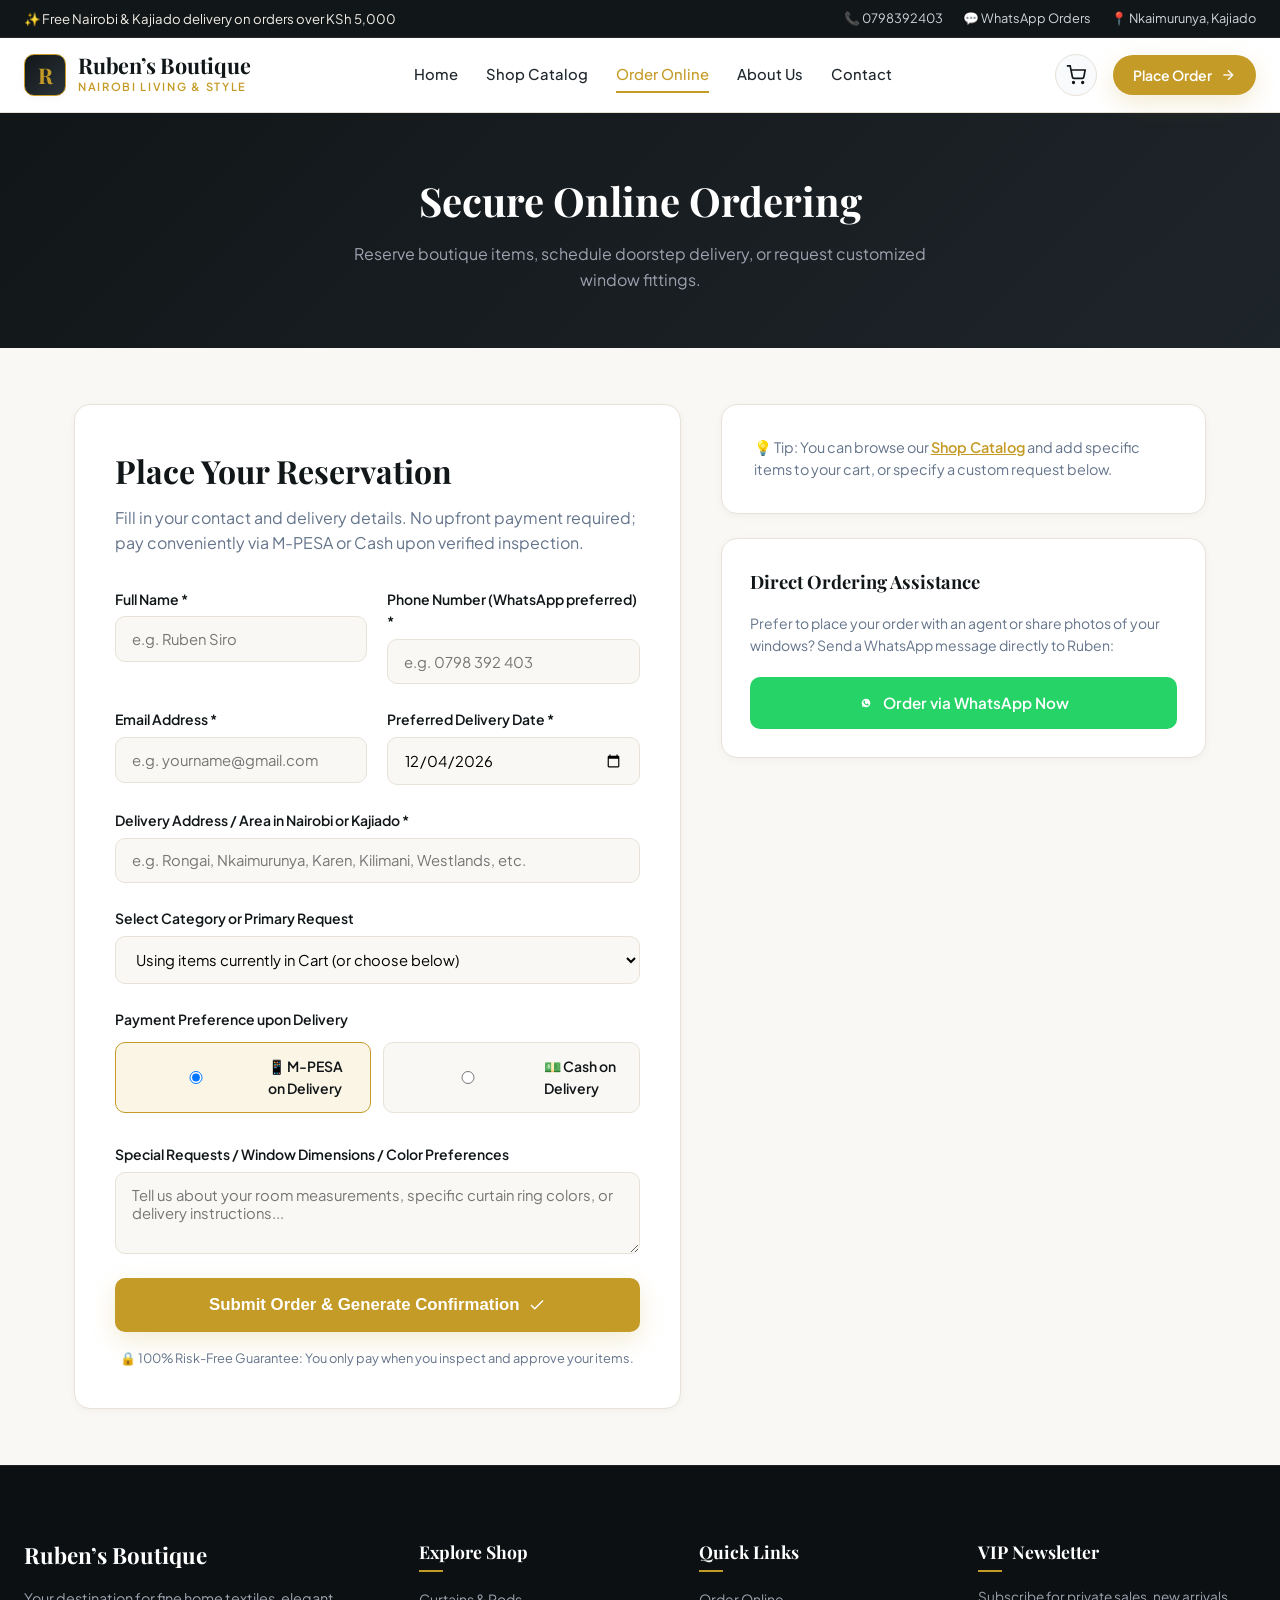
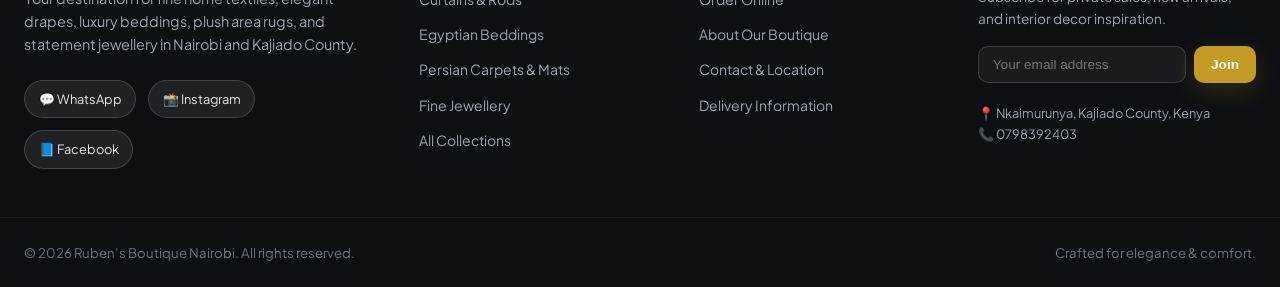
<file: order.html>
<!DOCTYPE html>
<html lang="en">
<head>
  <meta charset="UTF-8">
  <meta name="viewport" content="width=device-width, initial-scale=1.0">
  <title>Order Online & Reserve Items — Ruben’s Boutique Nairobi</title>
  <meta name="description" content="Place an online order or reserve items from Ruben's Boutique. Safe M-PESA or Cash on Delivery options across Nairobi and Kajiado County.">
  <link rel="stylesheet" href="style.css">
  <script src="script.js" defer></script>
</head>
<body>

  <!-- Top Announcement Bar -->
  <div class="announcement-bar">
    <div class="announcement-container">
      <div class="announcement-info">
        <span>✨ Free Nairobi & Kajiado delivery on orders over KSh 5,000</span>
      </div>
      <div class="announcement-links">
        <a href="tel:0798392403">📞 0798392403</a>
        <a href="https://wa.me/254798392403" target="_blank" rel="noopener">💬 WhatsApp Orders</a>
        <a href="contact.html">📍 Nkaimurunya, Kajiado</a>
      </div>
    </div>
  </div>

  <!-- Header Navigation -->
  <header>
    <div class="nav-wrapper">
      <a href="index.html" class="brand-logo" aria-label="Ruben's Boutique Home">
        <div class="brand-symbol">R</div>
        <div class="brand-text">
          <h1>Ruben’s Boutique</h1>
          <p>Nairobi Living & Style</p>
        </div>
      </a>

      <nav>
        <a href="index.html">Home</a>
        <a href="shop.html">Shop Catalog</a>
        <a href="order.html" class="active">Order Online</a>
        <a href="about.html">About Us</a>
        <a href="contact.html">Contact</a>
      </nav>

      <div class="header-actions">
        <button class="cart-toggle-btn cart-trigger" aria-label="Open Shopping Cart" title="View Cart">
          <svg width="20" height="20" viewBox="0 0 24 24" fill="none" stroke="currentColor" stroke-width="2">
            <circle cx="9" cy="21" r="1"/><circle cx="20" cy="21" r="1"/>
            <path d="M1 1h4l2.68 13.39a2 2 0 0 0 2 1.61h9.72a2 2 0 0 0 2-1.61L23 6H6"/>
          </svg>
          <span class="cart-count-badge">0</span>
        </button>

        <a href="order.html" class="nav-cta-btn">
          <span>Place Order</span>
          <svg width="16" height="16" viewBox="0 0 24 24" fill="none" stroke="currentColor" stroke-width="2"><line x1="5" y1="12" x2="19" y2="12"/><polyline points="12 5 19 12 12 19"/></svg>
        </a>

        <button class="mobile-nav-toggle" id="mobileNavToggle" aria-label="Toggle navigation menu">
          <span></span>
          <span></span>
          <span></span>
        </button>
      </div>
    </div>
  </header>

  <!-- Page Header -->
  <section class="shop-hero">
    <h2>Secure Online Ordering</h2>
    <p>Reserve boutique items, schedule doorstep delivery, or request customized window fittings.</p>
  </section>

  <!-- Main Order Layout -->
  <main class="order-page-wrapper">
    <div class="order-layout-grid">
      <!-- Left Column: Order Form -->
      <section class="order-form-card">
        <h2>Place Your Reservation</h2>
        <p class="order-intro">Fill in your contact and delivery details. No upfront payment required; pay conveniently via M-PESA or Cash upon verified inspection.</p>

        <form id="boutiqueOrderForm" novalidate>
          <div class="form-row">
            <div class="form-group">
              <label for="name">Full Name *</label>
              <input type="text" id="name" name="name" placeholder="e.g. Ruben Siro" required autocomplete="name">
            </div>

            <div class="form-group">
              <label for="phone">Phone Number (WhatsApp preferred) *</label>
              <input type="tel" id="phone" name="phone" placeholder="e.g. 0798 392 403" required autocomplete="tel">
            </div>
          </div>

          <div class="form-row">
            <div class="form-group">
              <label for="email">Email Address *</label>
              <input type="email" id="email" name="email" placeholder="e.g. yourname@gmail.com" required autocomplete="email">
            </div>

            <div class="form-group">
              <label for="date">Preferred Delivery Date *</label>
              <input type="date" id="date" name="date" required>
            </div>
          </div>

          <div class="form-group">
            <label for="location">Delivery Address / Area in Nairobi or Kajiado *</label>
            <input type="text" id="location" name="location" placeholder="e.g. Rongai, Nkaimurunya, Karen, Kilimani, Westlands, etc." required>
          </div>

          <div class="form-group">
            <label for="item">Select Category or Primary Request</label>
            <select id="item" name="item">
              <option value="">Using items currently in Cart (or choose below)</option>
              <option value="Curtains & Drapes">Luxury Curtains & Drapes</option>
              <option value="Curtain Rods & Hardware">Curtain Rods & Double Hardware</option>
              <option value="Egyptian Beddings">Egyptian Cotton Beddings & Duvets</option>
              <option value="Accent Pillows">Velvet Accent Pillows</option>
              <option value="Persian Carpets">Persian Area Carpets & Rugs</option>
              <option value="Door Mats">Heavy Duty Entrance Door Mats</option>
              <option value="Fine Jewellery">Artisan Fine Jewellery</option>
              <option value="Custom Wardrobe & Living Decor">Custom Wardrobe & Living Decor</option>
              <option value="Full Home Fitting">Full Home Fitting & Window Measurement</option>
            </select>
          </div>

          <div class="form-group">
            <label>Payment Preference upon Delivery</label>
            <div class="payment-methods-grid">
              <label class="payment-radio-label">
                <input type="radio" name="paymentMethod" value="M-PESA on Delivery" checked>
                <span>📱 M-PESA on Delivery</span>
              </label>
              <label class="payment-radio-label">
                <input type="radio" name="paymentMethod" value="Cash on Delivery">
                <span>💵 Cash on Delivery</span>
              </label>
            </div>
          </div>

          <div class="form-group">
            <label for="notes">Special Requests / Window Dimensions / Color Preferences</label>
            <textarea id="notes" name="notes" rows="3" placeholder="Tell us about your room measurements, specific curtain ring colors, or delivery instructions..."></textarea>
          </div>

          <button type="submit" class="btn btn-primary btn-block" style="font-size: 1.05rem; padding: 1rem;">
            <span>Submit Order & Generate Confirmation</span>
            <svg width="18" height="18" viewBox="0 0 24 24" fill="none" stroke="currentColor" stroke-width="2"><polyline points="20 6 9 17 4 12"/></svg>
          </button>

          <p style="text-align: center; font-size: 0.8rem; color: var(--text-muted); margin-top: 1rem;">
            🔒 100% Risk-Free Guarantee: You only pay when you inspect and approve your items.
          </p>
        </form>
      </section>

      <!-- Right Column: Cart Breakdown & Trust Card -->
      <aside>
        <div id="orderCartSummary">
          <!-- Populated live by script.js -->
        </div>

        <div style="background: #ffffff; border-radius: var(--radius-lg); border: 1px solid var(--border-light); padding: 1.75rem; margin-top: 1.5rem; box-shadow: var(--shadow-sm);">
          <h4 style="font-family: var(--font-serif); font-size: 1.15rem; color: var(--primary-dark); margin-bottom: 1rem;">Direct Ordering Assistance</h4>
          <p style="color: var(--text-muted); font-size: 0.875rem; line-height: 1.6; margin-bottom: 1.25rem;">
            Prefer to place your order with an agent or share photos of your windows? Send a WhatsApp message directly to Ruben:
          </p>
          <a href="https://wa.me/254798392403?text=Hello%20Ruben's%20Boutique,%20I%20would%20like%20to%20order%20curtains%20and%20home%20decor." target="_blank" rel="noopener" class="btn btn-whatsapp btn-block">
            <svg width="18" height="18" viewBox="0 0 24 24" fill="currentColor"><path d="M12.031 6.172c-3.181 0-5.767 2.586-5.768 5.766-.001 1.298.38 2.27 1.019 3.287l-.582 2.128 2.182-.573c.978.58 1.911.928 3.145.929 3.178 0 5.767-2.587 5.768-5.766.001-3.187-2.575-5.77-5.764-5.771zm3.392 8.244c-.144.405-.837.774-1.17.824-.299.045-.677.063-1.092-.069-.252-.08-.575-.187-.988-.365-1.739-.751-2.874-2.502-2.961-2.617-.087-.116-.708-.94-.708-1.793s.448-1.273.607-1.446c.159-.173.346-.217.462-.217l.332.007c.106.005.249-.04.39.299.144.347.491 1.2.534 1.287.043.087.072.188.014.304-.058.116-.087.188-.173.289l-.26.304c-.087.086-.177.18-.076.354.101.174.449.741.964 1.2.662.591 1.221.774 1.394.86.174.086.275.072.376-.044.101-.116.433-.506.549-.68.116-.174.231-.145.39-.087s1.011.477 1.184.564c.173.087.289.13.332.203.043.072.043.419-.101.824z"/></svg>
            Order via WhatsApp Now
          </a>
        </div>
      </aside>
    </div>
  </main>

  <!-- Footer -->
  <footer>
    <div class="footer-top">
      <div class="footer-brand">
        <h3>Ruben’s Boutique</h3>
        <p>Your destination for fine home textiles, elegant drapes, luxury beddings, plush area rugs, and statement jewellery in Nairobi and Kajiado County.</p>
        <div class="social-icons-group">
          <a href="https://wa.me/254798392403" target="_blank" rel="noopener" class="social-link-btn" title="Chat on WhatsApp">💬 WhatsApp</a>
          <a href="https://instagram.com" target="_blank" rel="noopener" class="social-link-btn" title="Instagram">📸 Instagram</a>
          <a href="https://facebook.com" target="_blank" rel="noopener" class="social-link-btn" title="Facebook">📘 Facebook</a>
        </div>
      </div>

      <div class="footer-column">
        <h4>Explore Shop</h4>
        <ul class="footer-links">
          <li><a href="shop.html?category=curtains">Curtains & Rods</a></li>
          <li><a href="shop.html?category=beddings">Egyptian Beddings</a></li>
          <li><a href="shop.html?category=carpets">Persian Carpets & Mats</a></li>
          <li><a href="shop.html?category=jewellery">Fine Jewellery</a></li>
          <li><a href="shop.html">All Collections</a></li>
        </ul>
      </div>

      <div class="footer-column">
        <h4>Quick Links</h4>
        <ul class="footer-links">
          <li><a href="order.html">Order Online</a></li>
          <li><a href="about.html">About Our Boutique</a></li>
          <li><a href="contact.html">Contact & Location</a></li>
          <li><a href="order.html">Delivery Information</a></li>
        </ul>
      </div>

      <div class="footer-column footer-newsletter">
        <h4>VIP Newsletter</h4>
        <p>Subscribe for private sales, new arrivals, and interior decor inspiration.</p>
        <form class="newsletter-form" id="newsletterForm">
          <input type="email" placeholder="Your email address" required aria-label="Email address">
          <button type="submit" class="btn btn-primary btn-sm">Join</button>
        </form>
        <div style="margin-top: 1.25rem; font-size: 0.8rem; color: #9ca3af;">
          <span>📍 Nkaimurunya, Kajiado County, Kenya</span><br>
          <span>📞 0798392403</span>
        </div>
      </div>
    </div>

    <div class="footer-bottom">
      <div class="footer-bottom-container">
        <p>&copy; 2026 Ruben’s Boutique Nairobi. All rights reserved.</p>
        <p>Crafted for elegance & comfort.</p>
      </div>
    </div>
  </footer>

</body>
</html>
</file>
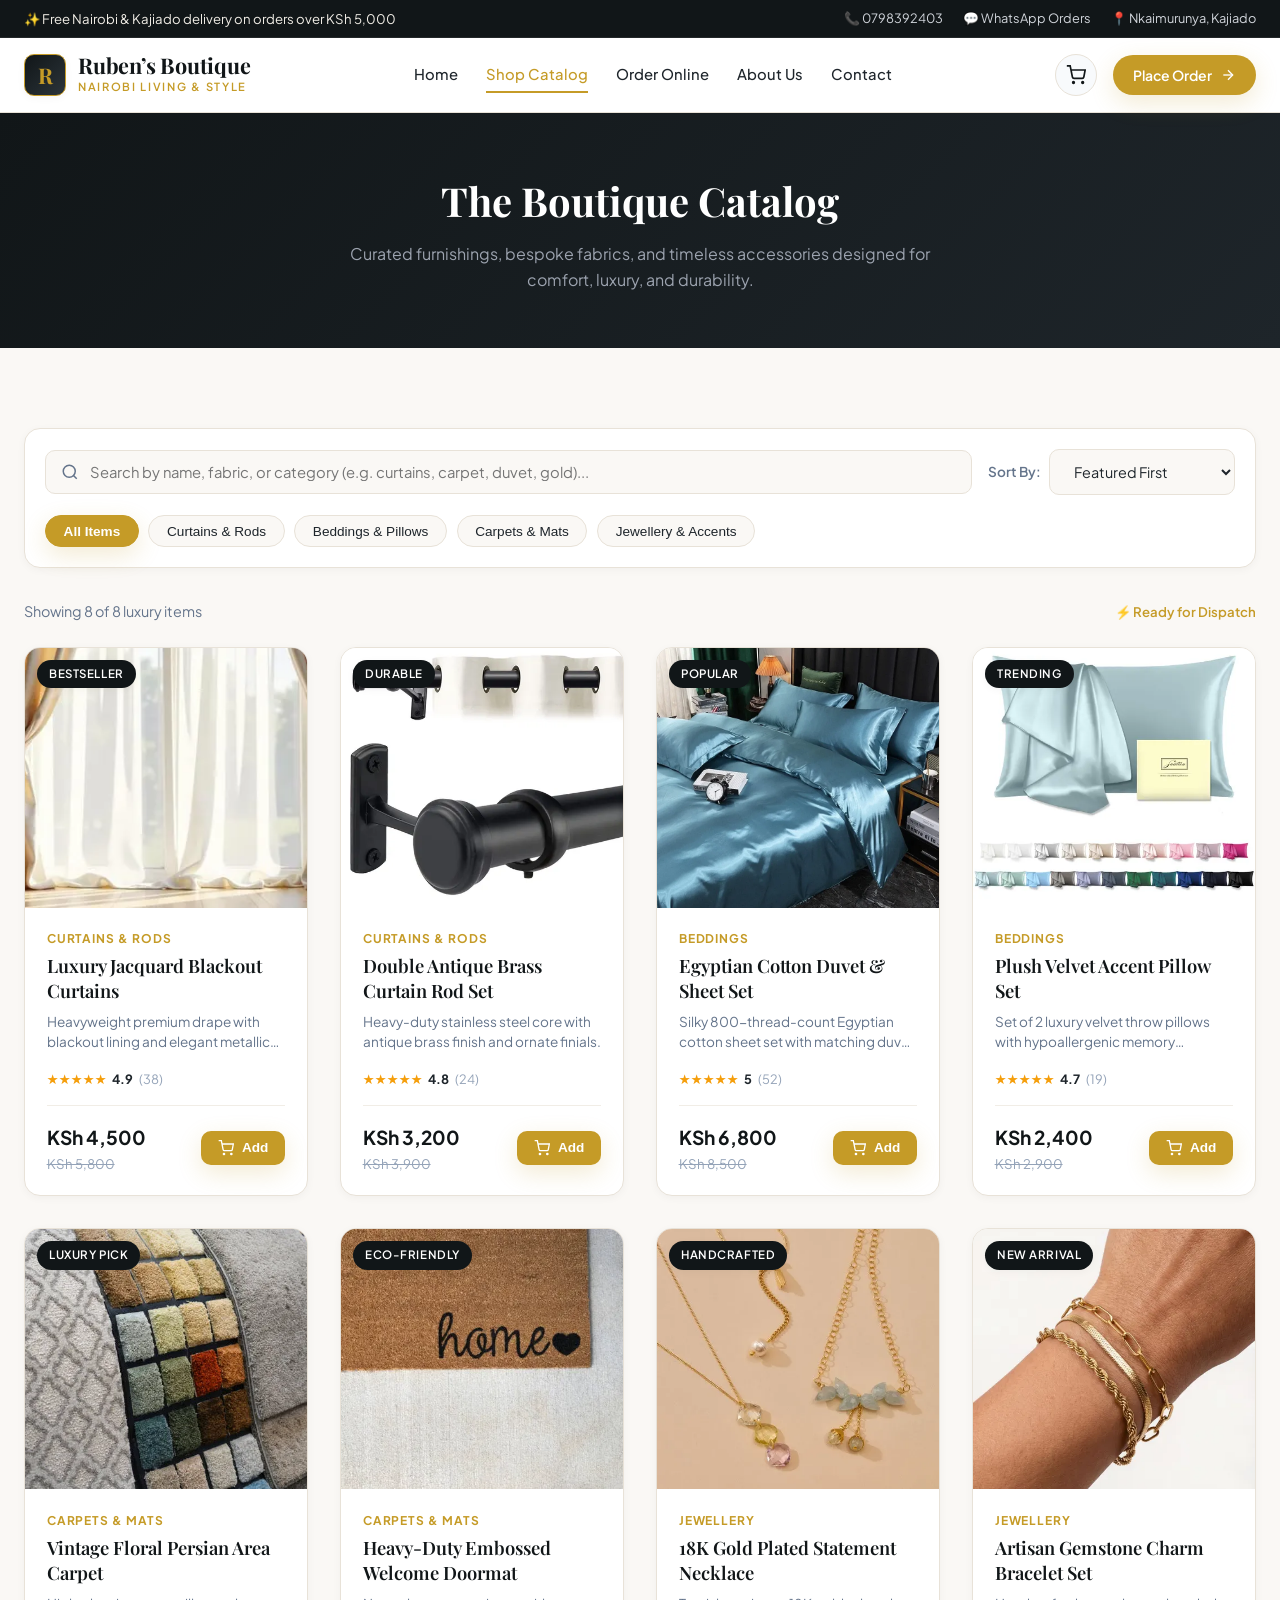
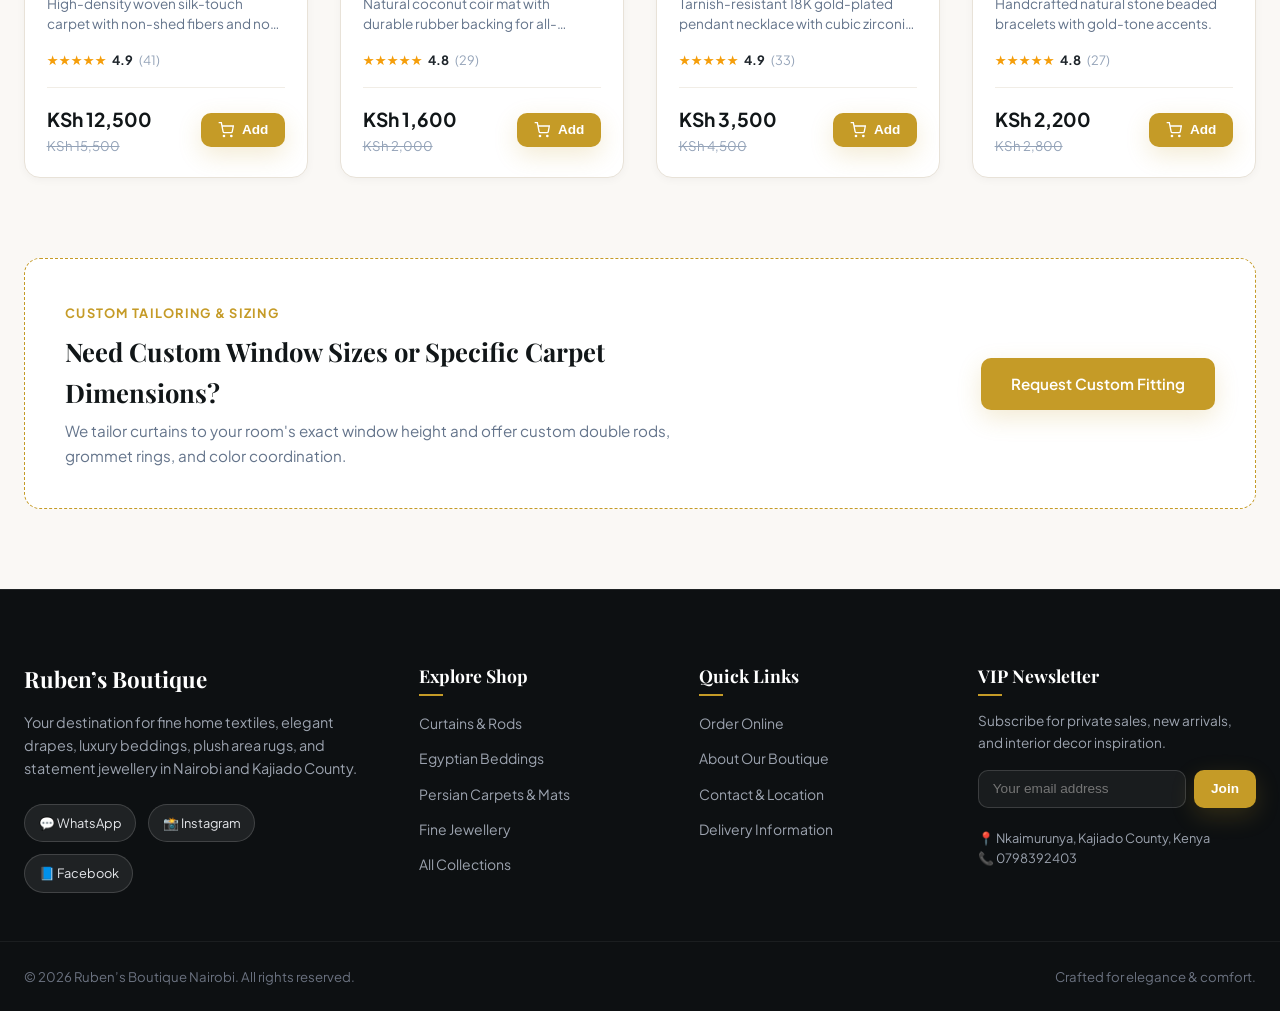
<file: shop.html>
<!DOCTYPE html>
<html lang="en">
<head>
  <meta charset="UTF-8">
  <meta name="viewport" content="width=device-width, initial-scale=1.0">
  <title>Shop Collections — Ruben’s Boutique Nairobi</title>
  <meta name="description" content="Browse our luxury boutique catalog: custom curtains, curtain rods, Egyptian cotton beddings, velvet cushions, Persian carpets, doormats, and fine jewellery.">
  <link rel="stylesheet" href="style.css">
  <script src="script.js" defer></script>
</head>
<body>

  <!-- Top Announcement Bar -->
  <div class="announcement-bar">
    <div class="announcement-container">
      <div class="announcement-info">
        <span>✨ Free Nairobi & Kajiado delivery on orders over KSh 5,000</span>
      </div>
      <div class="announcement-links">
        <a href="tel:0798392403">📞 0798392403</a>
        <a href="https://wa.me/254798392403" target="_blank" rel="noopener">💬 WhatsApp Orders</a>
        <a href="contact.html">📍 Nkaimurunya, Kajiado</a>
      </div>
    </div>
  </div>

  <!-- Header Navigation -->
  <header>
    <div class="nav-wrapper">
      <a href="index.html" class="brand-logo" aria-label="Ruben's Boutique Home">
        <div class="brand-symbol">R</div>
        <div class="brand-text">
          <h1>Ruben’s Boutique</h1>
          <p>Nairobi Living & Style</p>
        </div>
      </a>

      <nav>
        <a href="index.html">Home</a>
        <a href="shop.html" class="active">Shop Catalog</a>
        <a href="order.html">Order Online</a>
        <a href="about.html">About Us</a>
        <a href="contact.html">Contact</a>
      </nav>

      <div class="header-actions">
        <button class="cart-toggle-btn cart-trigger" aria-label="Open Shopping Cart" title="View Cart">
          <svg width="20" height="20" viewBox="0 0 24 24" fill="none" stroke="currentColor" stroke-width="2">
            <circle cx="9" cy="21" r="1"/><circle cx="20" cy="21" r="1"/>
            <path d="M1 1h4l2.68 13.39a2 2 0 0 0 2 1.61h9.72a2 2 0 0 0 2-1.61L23 6H6"/>
          </svg>
          <span class="cart-count-badge">0</span>
        </button>

        <a href="order.html" class="nav-cta-btn">
          <span>Place Order</span>
          <svg width="16" height="16" viewBox="0 0 24 24" fill="none" stroke="currentColor" stroke-width="2"><line x1="5" y1="12" x2="19" y2="12"/><polyline points="12 5 19 12 12 19"/></svg>
        </a>

        <button class="mobile-nav-toggle" id="mobileNavToggle" aria-label="Toggle navigation menu">
          <span></span>
          <span></span>
          <span></span>
        </button>
      </div>
    </div>
  </header>

  <!-- Shop Hero Banner -->
  <section class="shop-hero">
    <h2>The Boutique Catalog</h2>
    <p>Curated furnishings, bespoke fabrics, and timeless accessories designed for comfort, luxury, and durability.</p>
  </section>

  <!-- Main Shop Section -->
  <main class="section-wrapper">
    <!-- Interactive Search, Filter & Sort Toolbar -->
    <div class="shop-toolbar">
      <div class="toolbar-top">
        <div class="search-box">
          <svg class="search-icon" width="18" height="18" viewBox="0 0 24 24" fill="none" stroke="currentColor" stroke-width="2"><circle cx="11" cy="11" r="8"/><line x1="21" y1="21" x2="16.65" y2="16.65"/></svg>
          <input type="text" id="shopSearchInput" placeholder="Search by name, fabric, or category (e.g. curtains, carpet, duvet, gold)..." aria-label="Search catalog">
        </div>

        <div class="sort-box">
          <label for="shopSortSelect" style="font-size: 0.85rem; font-weight: 600; color: var(--text-muted);">Sort By:</label>
          <select id="shopSortSelect" aria-label="Sort products">
            <option value="featured">Featured First</option>
            <option value="price-low">Price: Low to High</option>
            <option value="price-high">Price: High to Low</option>
            <option value="rating">Customer Rating</option>
            <option value="name-asc">Alphabetical (A - Z)</option>
          </select>
        </div>
      </div>

      <!-- Category Filter Pills -->
      <div class="filter-pills-row" id="filterPills">
        <button type="button" class="filter-pill active" data-category="all">All Items</button>
        <button type="button" class="filter-pill" data-category="curtains">Curtains & Rods</button>
        <button type="button" class="filter-pill" data-category="beddings">Beddings & Pillows</button>
        <button type="button" class="filter-pill" data-category="carpets">Carpets & Mats</button>
        <button type="button" class="filter-pill" data-category="jewellery">Jewellery & Accents</button>
      </div>
    </div>

    <!-- Results Status Bar -->
    <div class="results-count-bar">
      <span id="shopResultsCount">Loading curated items...</span>
      <span style="font-size: 0.825rem; color: var(--primary-gold); font-weight: 600;">⚡ Ready for Dispatch</span>
    </div>

    <!-- Products Grid (Interactive & Dynamically Controlled via script.js) -->
    <div class="products-grid" id="shopProductsGrid">
      <!-- Fallback static content for SEO & initial paint; hydrated dynamically by JS -->
      <div style="grid-column: 1/-1; text-align: center; padding: 3rem 0; color: var(--text-muted);">
        Loading boutique products...
      </div>
    </div>
  </main>

  <!-- Bespoke Service Notice -->
  <section class="section-wrapper" style="padding-top: 0;">
    <div style="background: var(--bg-card); border: 1.5px dashed var(--primary-gold); border-radius: var(--radius-lg); padding: 2.5rem; display: flex; justify-content: space-between; align-items: center; flex-wrap: wrap; gap: 1.5rem;">
      <div style="max-width: 650px;">
        <span style="color: var(--primary-gold); font-weight: 700; font-size: 0.8rem; text-transform: uppercase; letter-spacing: 0.1em;">Custom Tailoring & Sizing</span>
        <h3 style="font-family: var(--font-serif); font-size: 1.6rem; color: var(--primary-dark); margin: 0.4rem 0;">Need Custom Window Sizes or Specific Carpet Dimensions?</h3>
        <p style="color: var(--text-muted); font-size: 0.95rem; margin: 0;">We tailor curtains to your room's exact window height and offer custom double rods, grommet rings, and color coordination.</p>
      </div>
      <a href="order.html" class="btn btn-primary" style="white-space: nowrap;">Request Custom Fitting</a>
    </div>
  </section>

  <!-- Footer -->
  <footer>
    <div class="footer-top">
      <div class="footer-brand">
        <h3>Ruben’s Boutique</h3>
        <p>Your destination for fine home textiles, elegant drapes, luxury beddings, plush area rugs, and statement jewellery in Nairobi and Kajiado County.</p>
        <div class="social-icons-group">
          <a href="https://wa.me/254798392403" target="_blank" rel="noopener" class="social-link-btn" title="Chat on WhatsApp">💬 WhatsApp</a>
          <a href="https://instagram.com" target="_blank" rel="noopener" class="social-link-btn" title="Instagram">📸 Instagram</a>
          <a href="https://facebook.com" target="_blank" rel="noopener" class="social-link-btn" title="Facebook">📘 Facebook</a>
        </div>
      </div>

      <div class="footer-column">
        <h4>Explore Shop</h4>
        <ul class="footer-links">
          <li><a href="shop.html?category=curtains">Curtains & Rods</a></li>
          <li><a href="shop.html?category=beddings">Egyptian Beddings</a></li>
          <li><a href="shop.html?category=carpets">Persian Carpets & Mats</a></li>
          <li><a href="shop.html?category=jewellery">Fine Jewellery</a></li>
          <li><a href="shop.html">All Collections</a></li>
        </ul>
      </div>

      <div class="footer-column">
        <h4>Quick Links</h4>
        <ul class="footer-links">
          <li><a href="order.html">Order Online</a></li>
          <li><a href="about.html">About Our Boutique</a></li>
          <li><a href="contact.html">Contact & Location</a></li>
          <li><a href="order.html">Delivery Information</a></li>
        </ul>
      </div>

      <div class="footer-column footer-newsletter">
        <h4>VIP Newsletter</h4>
        <p>Subscribe for private sales, new arrivals, and interior decor inspiration.</p>
        <form class="newsletter-form" id="newsletterForm">
          <input type="email" placeholder="Your email address" required aria-label="Email address">
          <button type="submit" class="btn btn-primary btn-sm">Join</button>
        </form>
        <div style="margin-top: 1.25rem; font-size: 0.8rem; color: #9ca3af;">
          <span>📍 Nkaimurunya, Kajiado County, Kenya</span><br>
          <span>📞 0798392403</span>
        </div>
      </div>
    </div>

    <div class="footer-bottom">
      <div class="footer-bottom-container">
        <p>&copy; 2026 Ruben’s Boutique Nairobi. All rights reserved.</p>
        <p>Crafted for elegance & comfort.</p>
      </div>
    </div>
  </footer>

</body>
</html>
</file>
<file: style.css>
/* ==========================================================================
   Ruben's Boutique — Modern Luxury E-Commerce Stylesheet
   Crafted for elegance, responsiveness, and premium user experience
   ========================================================================== */

@import url('https://fonts.googleapis.com/css2?family=Playfair+Display:ital,wght@0,500;0,600;0,700;1,400&family=Plus+Jakarta+Sans:wght@300;400;500;600;700&display=swap');

:root {
  --font-serif: 'Playfair Display', Georgia, serif;
  --font-sans: 'Plus Jakarta Sans', -apple-system, BlinkMacSystemFont, sans-serif;
  
  --primary-dark: #111618;
  --primary-dark-soft: #1a2024;
  --primary-gold: #c59b27;
  --primary-gold-hover: #ad841a;
  --primary-gold-light: #fbf5e6;
  --primary-gold-glow: rgba(197, 155, 39, 0.25);
  
  --bg-body: #faf8f5;
  --bg-card: #ffffff;
  --bg-alt: #f3efe9;
  
  --text-main: #1e252b;
  --text-muted: #64748b;
  --text-light: #94a3b8;
  
  --border-light: #e8e2d8;
  --border-subtle: #f1ede6;
  
  --shadow-sm: 0 2px 8px rgba(17, 22, 24, 0.04);
  --shadow-md: 0 8px 24px rgba(17, 22, 24, 0.08);
  --shadow-lg: 0 16px 36px rgba(17, 22, 24, 0.12);
  --shadow-gold: 0 8px 24px rgba(197, 155, 39, 0.2);
  
  --radius-sm: 6px;
  --radius-md: 10px;
  --radius-lg: 16px;
  --radius-full: 9999px;
  
  --transition: all 0.25s cubic-bezier(0.16, 1, 0.3, 1);
}

/* Base Reset */
*, *::before, *::after {
  margin: 0;
  padding: 0;
  box-sizing: border-box;
}

html {
  scroll-behavior: smooth;
  font-size: 16px;
}

body {
  font-family: var(--font-sans);
  background-color: var(--bg-body);
  color: var(--text-main);
  line-height: 1.6;
  -webkit-font-smoothing: antialiased;
  overflow-x: hidden;
}

body.modal-open {
  overflow: hidden;
}

a {
  color: inherit;
  text-decoration: none;
  transition: var(--transition);
}

img {
  max-width: 100%;
  height: auto;
  display: block;
}

/* ==========================================================================
   Announcement Bar
   ========================================================================== */
.announcement-bar {
  background: var(--primary-dark);
  color: #f1ede6;
  font-size: 0.825rem;
  padding: 0.5rem 1.5rem;
  border-bottom: 1px solid rgba(255, 255, 255, 0.08);
}

.announcement-container {
  max-width: 1280px;
  margin: 0 auto;
  display: flex;
  justify-content: space-between;
  align-items: center;
  flex-wrap: wrap;
  gap: 0.5rem;
}

.announcement-info span {
  display: inline-flex;
  align-items: center;
  gap: 0.4rem;
}

.announcement-links {
  display: flex;
  gap: 1.25rem;
}

.announcement-links a {
  color: #d1d5db;
  font-size: 0.8rem;
}

.announcement-links a:hover {
  color: var(--primary-gold);
}

/* ==========================================================================
   Main Header & Navigation
   ========================================================================== */
header {
  background: #ffffff;
  position: sticky;
  top: 0;
  z-index: 100;
  transition: var(--transition);
  border-bottom: 1px solid var(--border-light);
}

header.header-scrolled {
  box-shadow: 0 4px 20px rgba(0, 0, 0, 0.06);
  background: rgba(255, 255, 255, 0.96);
  backdrop-filter: blur(12px);
}

.nav-wrapper {
  max-width: 1280px;
  margin: 0 auto;
  padding: 1rem 1.5rem;
  display: flex;
  justify-content: space-between;
  align-items: center;
  gap: 2rem;
}

/* Brand Logo */
.brand-logo {
  display: flex;
  align-items: center;
  gap: 0.75rem;
  text-decoration: none;
}

.brand-symbol {
  width: 42px;
  height: 42px;
  background: linear-gradient(135deg, var(--primary-dark) 0%, #2b343a 100%);
  color: var(--primary-gold);
  border: 1.5px solid var(--primary-gold);
  border-radius: var(--radius-md);
  display: flex;
  align-items: center;
  justify-content: center;
  font-family: var(--font-serif);
  font-weight: 700;
  font-size: 1.35rem;
  box-shadow: var(--shadow-sm);
}

.brand-text h1 {
  font-family: var(--font-serif);
  font-size: 1.35rem;
  font-weight: 700;
  letter-spacing: -0.01em;
  color: var(--primary-dark);
  line-height: 1.1;
}

.brand-text p {
  font-size: 0.7rem;
  text-transform: uppercase;
  letter-spacing: 0.15em;
  color: var(--primary-gold);
  font-weight: 600;
}

/* Navigation Links */
nav {
  display: flex;
  align-items: center;
  gap: 1.75rem;
}

nav a {
  font-size: 0.925rem;
  font-weight: 500;
  color: var(--text-main);
  position: relative;
  padding: 0.35rem 0;
}

nav a::after {
  content: '';
  position: absolute;
  bottom: 0;
  left: 0;
  width: 0;
  height: 2px;
  background: var(--primary-gold);
  transition: var(--transition);
}

nav a:hover,
nav a.active {
  color: var(--primary-gold);
}

nav a.active::after,
nav a:hover::after {
  width: 100%;
}

/* Header Action Controls */
.header-actions {
  display: flex;
  align-items: center;
  gap: 1rem;
}

.cart-toggle-btn {
  position: relative;
  background: #f8fafc;
  border: 1px solid var(--border-light);
  width: 42px;
  height: 42px;
  border-radius: var(--radius-full);
  display: flex;
  align-items: center;
  justify-content: center;
  cursor: pointer;
  color: var(--primary-dark);
  transition: var(--transition);
}

.cart-toggle-btn:hover {
  background: var(--primary-gold-light);
  border-color: var(--primary-gold);
  color: var(--primary-gold);
}

.cart-count-badge {
  position: absolute;
  top: -4px;
  right: -4px;
  background: var(--primary-gold);
  color: #ffffff;
  font-size: 0.7rem;
  font-weight: 700;
  min-width: 19px;
  height: 19px;
  border-radius: var(--radius-full);
  display: inline-flex;
  align-items: center;
  justify-content: center;
  padding: 0 4px;
  border: 2px solid #ffffff;
}

.nav-cta-btn {
  display: inline-flex;
  align-items: center;
  gap: 0.5rem;
  padding: 0.55rem 1.25rem;
  background: var(--primary-gold);
  color: #ffffff;
  font-size: 0.875rem;
  font-weight: 600;
  border-radius: var(--radius-full);
  box-shadow: var(--shadow-gold);
  transition: var(--transition);
}

.nav-cta-btn:hover {
  background: var(--primary-gold-hover);
  transform: translateY(-1px);
}

/* Mobile Hamburger Toggle */
.mobile-nav-toggle {
  display: none;
  flex-direction: column;
  justify-content: center;
  gap: 5px;
  width: 36px;
  height: 36px;
  background: none;
  border: none;
  cursor: pointer;
  padding: 4px;
}

.mobile-nav-toggle span {
  display: block;
  width: 100%;
  height: 2px;
  background: var(--primary-dark);
  transition: var(--transition);
}

.mobile-nav-toggle.open span:nth-child(1) {
  transform: translateY(7px) rotate(45deg);
}
.mobile-nav-toggle.open span:nth-child(2) {
  opacity: 0;
}
.mobile-nav-toggle.open span:nth-child(3) {
  transform: translateY(-7px) rotate(-45deg);
}

/* ==========================================================================
   Hero Section
   ========================================================================== */
.hero {
  position: relative;
  background: linear-gradient(135deg, #111618 0%, #1f272c 50%, #251d10 100%);
  color: #ffffff;
  padding: 5rem 1.5rem;
  overflow: hidden;
}

.hero::before {
  content: '';
  position: absolute;
  top: 0;
  right: 0;
  bottom: 0;
  left: 0;
  background: radial-gradient(circle at 80% 20%, rgba(197, 155, 39, 0.18) 0%, transparent 60%);
  pointer-events: none;
}

.hero-content {
  max-width: 900px;
  margin: 0 auto;
  text-align: center;
  position: relative;
  z-index: 2;
}

.hero-pill-badge {
  display: inline-flex;
  align-items: center;
  gap: 0.5rem;
  background: rgba(197, 155, 39, 0.15);
  border: 1px solid rgba(197, 155, 39, 0.4);
  color: #e5c365;
  padding: 0.35rem 1rem;
  border-radius: var(--radius-full);
  font-size: 0.8rem;
  font-weight: 600;
  letter-spacing: 0.05em;
  text-transform: uppercase;
  margin-bottom: 1.5rem;
}

.hero h2 {
  font-family: var(--font-serif);
  font-size: clamp(2.4rem, 5vw, 3.8rem);
  font-weight: 700;
  line-height: 1.15;
  margin-bottom: 1.25rem;
  color: #ffffff;
}

.hero h2 span {
  color: #e5c365;
  font-style: italic;
}

.hero p {
  font-size: clamp(1rem, 2vw, 1.25rem);
  color: #d1d5db;
  max-width: 650px;
  margin: 0 auto 2.5rem;
  line-height: 1.6;
}

.hero-actions {
  display: flex;
  justify-content: center;
  gap: 1rem;
  flex-wrap: wrap;
  margin-bottom: 3.5rem;
}

/* Hero Feature Pills / Highlights */
.hero-highlights {
  display: grid;
  grid-template-columns: repeat(auto-fit, minmax(200px, 1fr));
  gap: 1.5rem;
  max-width: 1000px;
  margin: 0 auto;
  border-top: 1px solid rgba(255, 255, 255, 0.12);
  padding-top: 2rem;
}

.highlight-box {
  display: flex;
  align-items: center;
  gap: 0.875rem;
  text-align: left;
}

.highlight-icon {
  width: 44px;
  height: 44px;
  border-radius: var(--radius-md);
  background: rgba(255, 255, 255, 0.08);
  border: 1px solid rgba(197, 155, 39, 0.3);
  display: flex;
  align-items: center;
  justify-content: center;
  color: var(--primary-gold);
  font-size: 1.25rem;
  flex-shrink: 0;
}

.highlight-text h4 {
  font-size: 0.95rem;
  color: #ffffff;
  font-weight: 600;
}

.highlight-text p {
  font-size: 0.8rem;
  color: #9ca3af;
  margin: 0;
}

/* ==========================================================================
   Buttons & Badges
   ========================================================================== */
.btn {
  display: inline-flex;
  align-items: center;
  justify-content: center;
  gap: 0.5rem;
  padding: 0.8rem 1.8rem;
  font-size: 0.95rem;
  font-weight: 600;
  border-radius: var(--radius-md);
  cursor: pointer;
  border: 1px solid transparent;
  transition: var(--transition);
  text-align: center;
}

.btn-primary {
  background: var(--primary-gold);
  color: #ffffff;
  box-shadow: var(--shadow-gold);
}

.btn-primary:hover {
  background: var(--primary-gold-hover);
  transform: translateY(-2px);
}

.btn-outline {
  background: transparent;
  border: 1.5px solid var(--border-light);
  color: var(--text-main);
}

.btn-outline:hover {
  border-color: var(--primary-gold);
  color: var(--primary-gold);
  background: var(--primary-gold-light);
}

.btn-white {
  background: #ffffff;
  color: var(--primary-dark);
}

.btn-white:hover {
  background: #f1f5f9;
  transform: translateY(-2px);
}

.btn-outline-white {
  background: transparent;
  border: 1.5px solid rgba(255, 255, 255, 0.4);
  color: #ffffff;
}

.btn-outline-white:hover {
  background: rgba(255, 255, 255, 0.1);
  border-color: #ffffff;
}

.btn-sm {
  padding: 0.5rem 1rem;
  font-size: 0.85rem;
}

.btn-block {
  width: 100%;
}

.btn-whatsapp {
  background: #25d366;
  color: #ffffff;
}

.btn-whatsapp:hover {
  background: #1eb856;
}

.product-badge {
  position: absolute;
  top: 12px;
  left: 12px;
  background: var(--primary-dark);
  color: #ffffff;
  font-size: 0.72rem;
  font-weight: 600;
  letter-spacing: 0.05em;
  padding: 0.3rem 0.75rem;
  border-radius: var(--radius-full);
  text-transform: uppercase;
  z-index: 2;
  box-shadow: var(--shadow-sm);
}

/* ==========================================================================
   Featured Collections Section
   ========================================================================== */
.section-wrapper {
  max-width: 1280px;
  margin: 0 auto;
  padding: 5rem 1.5rem;
}

.section-header {
  text-align: center;
  max-width: 650px;
  margin: 0 auto 3rem;
}

.section-tag {
  color: var(--primary-gold);
  font-size: 0.825rem;
  text-transform: uppercase;
  letter-spacing: 0.15em;
  font-weight: 700;
  display: block;
  margin-bottom: 0.5rem;
}

.section-header h2 {
  font-family: var(--font-serif);
  font-size: clamp(2rem, 3.5vw, 2.6rem);
  font-weight: 700;
  color: var(--primary-dark);
  margin-bottom: 0.75rem;
}

.section-header p {
  color: var(--text-muted);
  font-size: 1rem;
}

/* Category Grid on Home Page */
.home-collection-grid {
  display: grid;
  grid-template-columns: repeat(auto-fit, minmax(280px, 1fr));
  gap: 2rem;
}

.collection-card {
  background: var(--bg-card);
  border-radius: var(--radius-lg);
  overflow: hidden;
  border: 1px solid var(--border-light);
  box-shadow: var(--shadow-sm);
  transition: var(--transition);
  display: flex;
  flex-direction: column;
}

.collection-card:hover {
  transform: translateY(-6px);
  box-shadow: var(--shadow-md);
  border-color: rgba(197, 155, 39, 0.4);
}

.collection-card-media {
  position: relative;
  height: 240px;
  background: #f1f5f9;
  overflow: hidden;
}

.collection-card-media img {
  width: 100%;
  height: 100%;
  object-fit: cover;
  transition: transform 0.5s ease;
}

.collection-card:hover .collection-card-media img {
  transform: scale(1.06);
}

.collection-card-content {
  padding: 1.5rem;
  display: flex;
  flex-direction: column;
  flex-grow: 1;
}

.collection-card-content h3 {
  font-family: var(--font-serif);
  font-size: 1.35rem;
  color: var(--primary-dark);
  margin-bottom: 0.5rem;
}

.collection-card-content p {
  color: var(--text-muted);
  font-size: 0.9rem;
  margin-bottom: 1.25rem;
  flex-grow: 1;
}

.collection-card-footer {
  display: flex;
  justify-content: space-between;
  align-items: center;
  border-top: 1px solid var(--border-subtle);
  padding-top: 1rem;
}

.card-link-arrow {
  color: var(--primary-gold);
  font-weight: 600;
  font-size: 0.9rem;
  display: inline-flex;
  align-items: center;
  gap: 0.35rem;
}

.card-link-arrow:hover {
  gap: 0.6rem;
}

/* ==========================================================================
   Shop Page: Filter Bar, Catalog Grid, Product Cards
   ========================================================================== */
.shop-hero {
  background: linear-gradient(135deg, #111618 0%, #1e252a 100%);
  color: #ffffff;
  padding: 3.5rem 1.5rem;
  text-align: center;
}

.shop-hero h2 {
  font-family: var(--font-serif);
  font-size: 2.5rem;
  margin-bottom: 0.5rem;
}

.shop-hero p {
  color: #9ca3af;
  max-width: 600px;
  margin: 0 auto;
}

/* Filter Bar */
.shop-toolbar {
  background: #ffffff;
  border: 1px solid var(--border-light);
  border-radius: var(--radius-lg);
  padding: 1.25rem;
  margin-bottom: 2rem;
  box-shadow: var(--shadow-sm);
  display: flex;
  flex-direction: column;
  gap: 1.25rem;
}

.toolbar-top {
  display: flex;
  gap: 1rem;
  flex-wrap: wrap;
  justify-content: space-between;
  align-items: center;
}

.search-box {
  position: relative;
  flex: 1 1 300px;
}

.search-box input {
  width: 100%;
  padding: 0.75rem 1rem 0.75rem 2.75rem;
  border: 1.5px solid var(--border-light);
  border-radius: var(--radius-md);
  font-family: var(--font-sans);
  font-size: 0.925rem;
  background: #faf8f5;
  transition: var(--transition);
}

.search-box input:focus {
  outline: none;
  border-color: var(--primary-gold);
  background: #ffffff;
  box-shadow: 0 0 0 3px var(--primary-gold-glow);
}

.search-icon {
  position: absolute;
  left: 1rem;
  top: 50%;
  transform: translateY(-50%);
  color: var(--text-muted);
  pointer-events: none;
}

.sort-box {
  display: flex;
  align-items: center;
  gap: 0.5rem;
}

.sort-box select {
  padding: 0.75rem 1.25rem;
  border: 1.5px solid var(--border-light);
  border-radius: var(--radius-md);
  font-family: var(--font-sans);
  font-size: 0.9rem;
  background: #faf8f5;
  color: var(--text-main);
  cursor: pointer;
  transition: var(--transition);
}

.sort-box select:focus {
  outline: none;
  border-color: var(--primary-gold);
}

/* Filter Pills */
.filter-pills-row {
  display: flex;
  gap: 0.6rem;
  flex-wrap: wrap;
  align-items: center;
}

.filter-pill {
  background: var(--bg-body);
  border: 1.5px solid var(--border-light);
  padding: 0.45rem 1.1rem;
  border-radius: var(--radius-full);
  font-size: 0.85rem;
  font-weight: 500;
  color: var(--text-main);
  cursor: pointer;
  transition: var(--transition);
}

.filter-pill:hover {
  border-color: var(--primary-gold);
  color: var(--primary-gold);
}

.filter-pill.active {
  background: var(--primary-gold);
  border-color: var(--primary-gold);
  color: #ffffff;
  font-weight: 600;
  box-shadow: var(--shadow-gold);
}

.results-count-bar {
  display: flex;
  justify-content: space-between;
  align-items: center;
  margin-bottom: 1.5rem;
  font-size: 0.9rem;
  color: var(--text-muted);
}

/* Product Cards Grid */
.products-grid {
  display: grid;
  grid-template-columns: repeat(auto-fill, minmax(280px, 1fr));
  gap: 2rem;
}

.product-card {
  background: var(--bg-card);
  border-radius: var(--radius-lg);
  border: 1px solid var(--border-light);
  overflow: hidden;
  box-shadow: var(--shadow-sm);
  transition: var(--transition);
  display: flex;
  flex-direction: column;
}

.product-card:hover {
  transform: translateY(-6px);
  box-shadow: var(--shadow-md);
  border-color: rgba(197, 155, 39, 0.4);
}

.product-card-media {
  position: relative;
  height: 260px;
  background: #f8fafc;
  overflow: hidden;
}

.product-card-media img {
  width: 100%;
  height: 100%;
  object-fit: cover;
  transition: transform 0.5s ease;
}

.product-card:hover .product-card-media img {
  transform: scale(1.08);
}

.product-card-overlay {
  position: absolute;
  top: 0;
  left: 0;
  right: 0;
  bottom: 0;
  background: rgba(17, 22, 24, 0.35);
  display: flex;
  align-items: center;
  justify-content: center;
  opacity: 0;
  transition: var(--transition);
}

.product-card:hover .product-card-overlay {
  opacity: 1;
}

.quick-view-action {
  background: #ffffff;
  color: var(--primary-dark);
  border: none;
  padding: 0.65rem 1.25rem;
  border-radius: var(--radius-full);
  font-weight: 600;
  font-size: 0.85rem;
  display: inline-flex;
  align-items: center;
  gap: 0.5rem;
  cursor: pointer;
  box-shadow: var(--shadow-md);
  transform: translateY(10px);
  transition: var(--transition);
}

.product-card:hover .quick-view-action {
  transform: translateY(0);
}

.quick-view-action:hover {
  background: var(--primary-gold);
  color: #ffffff;
}

.product-card-content {
  padding: 1.35rem;
  display: flex;
  flex-direction: column;
  flex-grow: 1;
}

.product-category {
  font-size: 0.75rem;
  text-transform: uppercase;
  letter-spacing: 0.08em;
  color: var(--primary-gold);
  font-weight: 700;
  margin-bottom: 0.35rem;
}

.product-title {
  font-family: var(--font-serif);
  font-size: 1.15rem;
  font-weight: 600;
  color: var(--primary-dark);
  margin-bottom: 0.5rem;
  cursor: pointer;
  line-height: 1.35;
  transition: var(--transition);
}

.product-title:hover {
  color: var(--primary-gold);
}

.product-short-desc {
  font-size: 0.85rem;
  color: var(--text-muted);
  line-height: 1.5;
  margin-bottom: 1rem;
  display: -webkit-box;
  -webkit-line-clamp: 2;
  -webkit-box-orient: vertical;
  overflow: hidden;
  flex-grow: 1;
}

.product-rating {
  display: flex;
  align-items: center;
  gap: 0.35rem;
  margin-bottom: 1rem;
  font-size: 0.8rem;
}

.product-rating .stars {
  color: #f59e0b;
  letter-spacing: 1px;
}

.product-rating .score {
  font-weight: 700;
  color: var(--text-main);
}

.product-rating .count {
  color: var(--text-light);
}

.product-card-footer {
  display: flex;
  justify-content: space-between;
  align-items: center;
  border-top: 1px solid var(--border-subtle);
  padding-top: 1rem;
}

.pricing-block {
  display: flex;
  flex-direction: column;
}

.price-current {
  font-size: 1.2rem;
  font-weight: 700;
  color: var(--primary-dark);
}

.price-old {
  font-size: 0.825rem;
  color: var(--text-light);
  text-decoration: line-through;
}

.add-to-cart-action {
  transition: var(--transition);
}

.add-to-cart-action.btn-added {
  background: #10b981;
  border-color: #10b981;
}

/* Empty State */
.no-products-found {
  grid-column: 1 / -1;
  text-align: center;
  padding: 4rem 1.5rem;
  background: #ffffff;
  border-radius: var(--radius-lg);
  border: 1px dashed var(--border-light);
}

.no-results-icon {
  font-size: 3rem;
  margin-bottom: 1rem;
}

.no-products-found h3 {
  font-family: var(--font-serif);
  font-size: 1.5rem;
  margin-bottom: 0.5rem;
}

.no-products-found p {
  color: var(--text-muted);
  margin-bottom: 1.5rem;
}

/* ==========================================================================
   Shopping Cart Drawer Component
   ========================================================================== */
.cart-drawer-overlay {
  position: fixed;
  top: 0;
  left: 0;
  right: 0;
  bottom: 0;
  background: rgba(17, 22, 24, 0.6);
  backdrop-filter: blur(4px);
  z-index: 1000;
  opacity: 0;
  visibility: hidden;
  transition: opacity 0.3s ease, visibility 0.3s ease;
}

.cart-drawer-overlay.active {
  opacity: 1;
  visibility: visible;
}

.cart-drawer {
  position: absolute;
  top: 0;
  right: 0;
  width: 100%;
  max-width: 440px;
  height: 100%;
  background: #ffffff;
  display: flex;
  flex-direction: column;
  box-shadow: -8px 0 32px rgba(0, 0, 0, 0.15);
  transform: translateX(100%);
  transition: transform 0.35s cubic-bezier(0.16, 1, 0.3, 1);
}

.cart-drawer-overlay.active .cart-drawer {
  transform: translateX(0);
}

.cart-drawer-header {
  padding: 1.25rem 1.5rem;
  border-bottom: 1px solid var(--border-light);
  display: flex;
  justify-content: space-between;
  align-items: center;
  background: #faf8f5;
}

.cart-title-wrapper h3 {
  font-family: var(--font-serif);
  font-size: 1.25rem;
  color: var(--primary-dark);
}

.cart-items-count {
  font-size: 0.8rem;
  color: var(--text-muted);
}

.cart-close-btn {
  background: none;
  border: none;
  cursor: pointer;
  color: var(--text-muted);
  padding: 4px;
  transition: var(--transition);
}

.cart-close-btn:hover {
  color: var(--primary-dark);
  transform: rotate(90deg);
}

.cart-drawer-body {
  flex: 1;
  overflow-y: auto;
  padding: 1.25rem 1.5rem;
}

.cart-item-row {
  display: flex;
  gap: 1rem;
  padding-bottom: 1rem;
  margin-bottom: 1rem;
  border-bottom: 1px solid var(--border-subtle);
  align-items: center;
}

.cart-item-img {
  width: 68px;
  height: 68px;
  border-radius: var(--radius-md);
  object-fit: cover;
  background: #f1f5f9;
  border: 1px solid var(--border-light);
}

.cart-item-info {
  flex: 1;
}

.cart-item-title {
  font-size: 0.9rem;
  font-weight: 600;
  color: var(--primary-dark);
  margin-bottom: 0.25rem;
  line-height: 1.3;
}

.cart-item-price {
  font-size: 0.85rem;
  color: var(--primary-gold);
  font-weight: 700;
  display: block;
  margin-bottom: 0.5rem;
}

.cart-qty-control {
  display: flex;
  align-items: center;
  gap: 0.5rem;
}

.qty-btn {
  width: 24px;
  height: 24px;
  border: 1px solid var(--border-light);
  background: #f8fafc;
  border-radius: var(--radius-sm);
  display: flex;
  align-items: center;
  justify-content: center;
  cursor: pointer;
  font-weight: bold;
  font-size: 0.85rem;
  transition: var(--transition);
}

.qty-btn:hover {
  background: var(--primary-gold-light);
  border-color: var(--primary-gold);
}

.qty-number {
  font-size: 0.85rem;
  font-weight: 600;
  min-width: 18px;
  text-align: center;
}

.item-remove-btn {
  background: none;
  border: none;
  color: #94a3b8;
  cursor: pointer;
  margin-left: auto;
  padding: 4px;
  transition: var(--transition);
}

.item-remove-btn:hover {
  color: #ef4444;
}

.cart-empty-state {
  text-align: center;
  padding: 3rem 1rem;
}

.cart-empty-icon {
  font-size: 3rem;
  margin-bottom: 1rem;
}

.cart-empty-state h4 {
  font-family: var(--font-serif);
  font-size: 1.35rem;
  margin-bottom: 0.5rem;
}

.cart-empty-state p {
  color: var(--text-muted);
  font-size: 0.875rem;
  margin-bottom: 1.5rem;
}

.cart-drawer-footer {
  padding: 1.25rem 1.5rem;
  border-top: 1px solid var(--border-light);
  background: #faf8f5;
}

.cart-summary-line {
  display: flex;
  justify-content: space-between;
  align-items: center;
  font-size: 1.1rem;
  font-weight: 700;
  margin-bottom: 0.5rem;
}

.cart-subtotal-price {
  color: var(--primary-gold);
}

.cart-shipping-note {
  font-size: 0.775rem;
  color: var(--text-muted);
  margin-bottom: 1rem;
}

.cart-action-buttons {
  display: flex;
  flex-direction: column;
  gap: 0.6rem;
}

/* ==========================================================================
   Quick View Modal
   ========================================================================== */
.modal-overlay {
  position: fixed;
  top: 0;
  left: 0;
  right: 0;
  bottom: 0;
  background: rgba(17, 22, 24, 0.7);
  backdrop-filter: blur(6px);
  z-index: 1100;
  display: flex;
  align-items: center;
  justify-content: center;
  padding: 1.5rem;
  opacity: 0;
  visibility: hidden;
  transition: var(--transition);
}

.modal-overlay.active {
  opacity: 1;
  visibility: visible;
}

.modal-dialog {
  background: #ffffff;
  border-radius: var(--radius-lg);
  max-width: 820px;
  width: 100%;
  max-height: 90vh;
  overflow-y: auto;
  position: relative;
  box-shadow: var(--shadow-lg);
  transform: scale(0.95);
  transition: transform 0.3s cubic-bezier(0.16, 1, 0.3, 1);
}

.modal-overlay.active .modal-dialog {
  transform: scale(1);
}

.modal-close-btn {
  position: absolute;
  top: 1rem;
  right: 1.25rem;
  background: #f1f5f9;
  border: none;
  font-size: 1.5rem;
  line-height: 1;
  width: 36px;
  height: 36px;
  border-radius: var(--radius-full);
  cursor: pointer;
  display: flex;
  align-items: center;
  justify-content: center;
  z-index: 10;
  transition: var(--transition);
}

.modal-close-btn:hover {
  background: #e2e8f0;
  transform: rotate(90deg);
}

.quickview-grid {
  display: grid;
  grid-template-columns: 1fr 1.15fr;
  gap: 2rem;
  padding: 2.25rem;
}

.quickview-media {
  position: relative;
  border-radius: var(--radius-md);
  overflow: hidden;
  background: #f8fafc;
  min-height: 320px;
}

.quickview-main-image {
  width: 100%;
  height: 100%;
  object-fit: cover;
}

.badge-overlay {
  position: absolute;
  top: 14px;
  left: 14px;
}

.product-category-tag {
  color: var(--primary-gold);
  font-size: 0.75rem;
  text-transform: uppercase;
  letter-spacing: 0.1em;
  font-weight: 700;
  display: block;
  margin-bottom: 0.4rem;
}

.quickview-title {
  font-family: var(--font-serif);
  font-size: 1.65rem;
  color: var(--primary-dark);
  line-height: 1.25;
  margin-bottom: 0.75rem;
}

.quickview-rating {
  display: flex;
  align-items: center;
  gap: 0.5rem;
  margin-bottom: 1rem;
}

.quickview-rating .stars {
  color: #f59e0b;
}

.quickview-rating .rating-text {
  font-size: 0.85rem;
  color: var(--text-muted);
}

.quickview-pricing {
  display: flex;
  align-items: baseline;
  gap: 0.75rem;
  margin-bottom: 1.25rem;
  padding-bottom: 1rem;
  border-bottom: 1px solid var(--border-subtle);
  flex-wrap: wrap;
}

.quickview-pricing .current-price {
  font-size: 1.5rem;
  font-weight: 700;
  color: var(--primary-dark);
}

.quickview-pricing .old-price {
  font-size: 1rem;
  color: var(--text-light);
  text-decoration: line-through;
}

.quickview-pricing .save-tag {
  background: #ecfdf5;
  color: #059669;
  font-size: 0.75rem;
  font-weight: 600;
  padding: 0.2rem 0.6rem;
  border-radius: var(--radius-sm);
}

.quickview-description {
  font-size: 0.925rem;
  color: var(--text-muted);
  line-height: 1.6;
  margin-bottom: 1.25rem;
}

.quickview-features {
  margin-bottom: 1.5rem;
}

.quickview-features h4 {
  font-size: 0.9rem;
  font-weight: 600;
  margin-bottom: 0.5rem;
}

.quickview-features ul {
  list-style: none;
  display: grid;
  grid-template-columns: 1fr 1fr;
  gap: 0.4rem;
}

.quickview-features li {
  font-size: 0.825rem;
  color: var(--text-main);
  display: flex;
  align-items: center;
  gap: 0.35rem;
}

.bullet-check {
  color: #10b981;
  font-weight: bold;
}

.quickview-actions {
  display: flex;
  gap: 0.75rem;
  margin-bottom: 1.5rem;
  flex-wrap: wrap;
}

.quantity-selector {
  display: flex;
  align-items: center;
  border: 1.5px solid var(--border-light);
  border-radius: var(--radius-md);
  overflow: hidden;
  background: #ffffff;
}

.qv-qty-btn {
  background: #f8fafc;
  border: none;
  width: 38px;
  height: 42px;
  cursor: pointer;
  font-weight: bold;
  font-size: 1rem;
  transition: var(--transition);
}

.qv-qty-btn:hover {
  background: var(--primary-gold-light);
  color: var(--primary-gold);
}

.quantity-selector input {
  width: 44px;
  height: 42px;
  border: none;
  text-align: center;
  font-weight: 600;
  font-size: 0.95rem;
  -moz-appearance: textfield;
}

.quantity-selector input::-webkit-outer-spin-button,
.quantity-selector input::-webkit-inner-spin-button {
  -webkit-appearance: none;
  margin: 0;
}

.qv-add-btn {
  flex: 1 1 140px;
}

.qv-order-btn {
  background: var(--primary-dark);
  color: #ffffff;
  padding: 0.8rem 1.4rem;
}

.qv-order-btn:hover {
  background: #2b343a;
}

.quickview-trust-meta {
  display: flex;
  gap: 1rem;
  font-size: 0.775rem;
  color: var(--text-muted);
  border-top: 1px solid var(--border-subtle);
  padding-top: 1rem;
  flex-wrap: wrap;
}

/* ==========================================================================
   Order Online Page Styles
   ========================================================================== */
.order-page-wrapper {
  max-width: 1180px;
  margin: 0 auto;
  padding: 3.5rem 1.5rem;
}

.order-layout-grid {
  display: grid;
  grid-template-columns: 1.25fr 1fr;
  gap: 2.5rem;
  align-items: start;
}

.order-form-card {
  background: #ffffff;
  border-radius: var(--radius-lg);
  border: 1px solid var(--border-light);
  padding: 2.5rem;
  box-shadow: var(--shadow-sm);
}

.order-form-card h2 {
  font-family: var(--font-serif);
  font-size: 2rem;
  color: var(--primary-dark);
  margin-bottom: 0.5rem;
}

.order-form-card .order-intro {
  color: var(--text-muted);
  margin-bottom: 2rem;
}

.form-row {
  display: grid;
  grid-template-columns: 1fr 1fr;
  gap: 1.25rem;
}

.form-group {
  margin-bottom: 1.5rem;
  display: flex;
  flex-direction: column;
}

.form-group label {
  font-size: 0.875rem;
  font-weight: 600;
  color: var(--primary-dark);
  margin-bottom: 0.4rem;
}

.form-group input,
.form-group select,
.form-group textarea {
  width: 100%;
  padding: 0.8rem 1rem;
  border: 1.5px solid var(--border-light);
  border-radius: var(--radius-md);
  font-family: var(--font-sans);
  font-size: 0.925rem;
  background: #faf8f5;
  transition: var(--transition);
}

.form-group input:focus,
.form-group select:focus,
.form-group textarea:focus {
  outline: none;
  border-color: var(--primary-gold);
  background: #ffffff;
  box-shadow: 0 0 0 3px var(--primary-gold-glow);
}

.form-group input.input-error,
.form-group select.input-error {
  border-color: #ef4444;
  background: #fef2f2;
}

.field-error-msg {
  font-size: 0.775rem;
  color: #ef4444;
  margin-top: 0.35rem;
  font-weight: 500;
}

/* Payment Method radio buttons */
.payment-methods-grid {
  display: grid;
  grid-template-columns: 1fr 1fr;
  gap: 0.75rem;
  margin-top: 0.35rem;
}

.payment-radio-label {
  border: 1.5px solid var(--border-light);
  border-radius: var(--radius-md);
  padding: 0.75rem 1rem;
  cursor: pointer;
  display: flex;
  align-items: center;
  gap: 0.5rem;
  font-size: 0.85rem;
  font-weight: 600;
  background: #faf8f5;
  transition: var(--transition);
}

.payment-radio-label:has(input:checked) {
  border-color: var(--primary-gold);
  background: var(--primary-gold-light);
  color: var(--primary-dark);
}

/* Order Summary Box (Synced with Cart) */
.order-summary-card {
  background: #ffffff;
  border-radius: var(--radius-lg);
  border: 1px solid var(--border-light);
  padding: 2rem;
  box-shadow: var(--shadow-sm);
  position: sticky;
  top: 90px;
}

.order-summary-header {
  display: flex;
  justify-content: space-between;
  align-items: center;
  border-bottom: 1px solid var(--border-subtle);
  padding-bottom: 1rem;
  margin-bottom: 1rem;
}

.order-summary-header h4 {
  font-family: var(--font-serif);
  font-size: 1.25rem;
  color: var(--primary-dark);
}

.edit-cart-link {
  font-size: 0.8rem;
  color: var(--primary-gold);
  font-weight: 600;
}

.summary-item-line {
  display: flex;
  justify-content: space-between;
  font-size: 0.9rem;
  padding: 0.5rem 0;
  color: var(--text-main);
  border-bottom: 1px dashed var(--border-subtle);
}

.summary-item-line .item-title {
  font-weight: 500;
}

.summary-totals {
  margin-top: 1.25rem;
  padding-top: 1rem;
  border-top: 2px solid var(--border-light);
}

.total-row {
  display: flex;
  justify-content: space-between;
  font-size: 0.925rem;
  margin-bottom: 0.5rem;
  color: var(--text-muted);
}

.total-highlight {
  font-size: 1.2rem;
  color: var(--primary-dark);
  margin-top: 0.75rem;
  padding-top: 0.75rem;
  border-top: 1px solid var(--border-subtle);
}

.grand-total-val {
  color: var(--primary-gold);
}

.order-cart-notice {
  margin-top: 1.5rem;
  padding: 0.75rem 1rem;
  background: var(--primary-gold-light);
  border-radius: var(--radius-md);
  font-size: 0.8rem;
  color: #78350f;
  line-height: 1.4;
}

.empty-cart-note {
  font-size: 0.9rem;
  color: var(--text-muted);
  line-height: 1.5;
}

.empty-cart-note a {
  color: var(--primary-gold);
  font-weight: 600;
  text-decoration: underline;
}

/* Order Confirmation Modal */
.order-confirm-dialog {
  text-align: center;
  padding: 3rem 2.5rem;
  max-width: 540px;
}

.order-confirm-badge {
  width: 72px;
  height: 72px;
  background: #ecfdf5;
  color: #10b981;
  border-radius: var(--radius-full);
  display: flex;
  align-items: center;
  justify-content: center;
  margin: 0 auto 1.5rem;
}

.order-confirm-dialog h2 {
  font-family: var(--font-serif);
  font-size: 1.85rem;
  margin-bottom: 0.5rem;
  color: var(--primary-dark);
}

.order-ref-code {
  display: inline-block;
  background: #f1f5f9;
  border: 1px solid var(--border-light);
  padding: 0.35rem 1rem;
  border-radius: var(--radius-full);
  font-size: 0.9rem;
  color: var(--primary-dark);
  margin-bottom: 1.25rem;
}

.order-ref-code strong {
  color: var(--primary-gold);
}

.order-confirm-desc {
  color: var(--text-muted);
  font-size: 0.95rem;
  line-height: 1.6;
  margin-bottom: 2rem;
}

.order-modal-actions {
  display: flex;
  flex-direction: column;
  gap: 0.75rem;
}

/* ==========================================================================
   About Us Page Styles
   ========================================================================== */
.about-hero {
  background: linear-gradient(135deg, #111618 0%, #20282e 100%);
  color: #ffffff;
  padding: 4.5rem 1.5rem;
  text-align: center;
}

.about-hero h2 {
  font-family: var(--font-serif);
  font-size: 3rem;
  margin-bottom: 0.75rem;
}

.about-hero p {
  color: #d1d5db;
  font-size: 1.15rem;
  max-width: 600px;
  margin: 0 auto;
}

.about-story-grid {
  display: grid;
  grid-template-columns: 1fr 1fr;
  gap: 3.5rem;
  align-items: center;
  margin-bottom: 5rem;
}

.about-story-media {
  border-radius: var(--radius-lg);
  overflow: hidden;
  box-shadow: var(--shadow-lg);
  position: relative;
}

.about-story-media img {
  width: 100%;
  height: 420px;
  object-fit: cover;
}

.story-experience-badge {
  position: absolute;
  bottom: 20px;
  right: 20px;
  background: #ffffff;
  padding: 1rem 1.5rem;
  border-radius: var(--radius-md);
  box-shadow: var(--shadow-md);
  text-align: center;
}

.story-experience-badge strong {
  display: block;
  font-size: 1.8rem;
  color: var(--primary-gold);
  line-height: 1;
}

.story-experience-badge span {
  font-size: 0.75rem;
  text-transform: uppercase;
  color: var(--text-muted);
  font-weight: 600;
}

.about-story-text h3 {
  font-family: var(--font-serif);
  font-size: 2.2rem;
  color: var(--primary-dark);
  margin-bottom: 1.25rem;
}

.about-story-text p {
  color: var(--text-muted);
  font-size: 1.05rem;
  line-height: 1.7;
  margin-bottom: 1.25rem;
}

/* Values Grid */
.values-grid {
  display: grid;
  grid-template-columns: repeat(auto-fit, minmax(240px, 1fr));
  gap: 2rem;
  margin-top: 3rem;
}

.value-card {
  background: #ffffff;
  padding: 2rem;
  border-radius: var(--radius-lg);
  border: 1px solid var(--border-light);
  box-shadow: var(--shadow-sm);
  text-align: center;
  transition: var(--transition);
}

.value-card:hover {
  transform: translateY(-4px);
  border-color: var(--primary-gold);
  box-shadow: var(--shadow-md);
}

.value-icon {
  width: 56px;
  height: 56px;
  margin: 0 auto 1.25rem;
  background: var(--primary-gold-light);
  color: var(--primary-gold);
  border-radius: var(--radius-full);
  display: flex;
  align-items: center;
  justify-content: center;
  font-size: 1.5rem;
}

.value-card h4 {
  font-family: var(--font-serif);
  font-size: 1.25rem;
  margin-bottom: 0.5rem;
  color: var(--primary-dark);
}

.value-card p {
  color: var(--text-muted);
  font-size: 0.9rem;
}

/* ==========================================================================
   Contact Page Styles
   ========================================================================== */
.contact-grid {
  display: grid;
  grid-template-columns: 1fr 1.35fr;
  gap: 3rem;
  align-items: start;
}

.contact-info-panel {
  background: var(--primary-dark);
  color: #ffffff;
  padding: 2.5rem;
  border-radius: var(--radius-lg);
  box-shadow: var(--shadow-md);
}

.contact-info-panel h3 {
  font-family: var(--font-serif);
  font-size: 1.85rem;
  margin-bottom: 0.75rem;
}

.contact-info-panel p {
  color: #9ca3af;
  margin-bottom: 2rem;
  font-size: 0.95rem;
}

.contact-details-list {
  display: flex;
  flex-direction: column;
  gap: 1.5rem;
  margin-bottom: 2.5rem;
}

.contact-detail-item {
  display: flex;
  gap: 1rem;
  align-items: flex-start;
}

.contact-detail-icon {
  width: 40px;
  height: 40px;
  border-radius: var(--radius-md);
  background: rgba(197, 155, 39, 0.15);
  color: var(--primary-gold);
  display: flex;
  align-items: center;
  justify-content: center;
  flex-shrink: 0;
}

.contact-detail-text h5 {
  font-size: 0.85rem;
  text-transform: uppercase;
  letter-spacing: 0.05em;
  color: #9ca3af;
  margin-bottom: 0.2rem;
}

.contact-detail-text a,
.contact-detail-text span {
  color: #ffffff;
  font-size: 1rem;
  font-weight: 500;
}

.contact-detail-text a:hover {
  color: var(--primary-gold);
}

/* Social Handles */
.social-links-bar {
  border-top: 1px solid rgba(255, 255, 255, 0.1);
  padding-top: 1.5rem;
}

.social-links-bar h4 {
  font-size: 0.9rem;
  color: #d1d5db;
  margin-bottom: 1rem;
}

.social-icons-group {
  display: flex;
  gap: 0.75rem;
  flex-wrap: wrap;
}

.social-link-btn {
  display: inline-flex;
  align-items: center;
  gap: 0.5rem;
  background: rgba(255, 255, 255, 0.08);
  border: 1px solid rgba(255, 255, 255, 0.15);
  padding: 0.5rem 0.85rem;
  border-radius: var(--radius-full);
  font-size: 0.8rem;
  color: #e5e7eb;
  transition: var(--transition);
}

.social-link-btn:hover {
  background: var(--primary-gold);
  border-color: var(--primary-gold);
  color: #ffffff;
}

/* Contact Form Card */
.contact-form-card {
  background: #ffffff;
  border-radius: var(--radius-lg);
  border: 1px solid var(--border-light);
  padding: 2.5rem;
  box-shadow: var(--shadow-sm);
}

.contact-form-card h3 {
  font-family: var(--font-serif);
  font-size: 1.85rem;
  color: var(--primary-dark);
  margin-bottom: 0.5rem;
}

.contact-form-card p {
  color: var(--text-muted);
  margin-bottom: 2rem;
}

/* FAQ Accordion */
.faq-section {
  margin-top: 4rem;
  max-width: 820px;
  margin-left: auto;
  margin-right: auto;
}

.faq-item {
  background: #ffffff;
  border: 1px solid var(--border-light);
  border-radius: var(--radius-md);
  margin-bottom: 0.75rem;
  overflow: hidden;
  transition: var(--transition);
}

.faq-question {
  width: 100%;
  padding: 1.2rem 1.5rem;
  background: none;
  border: none;
  display: flex;
  justify-content: space-between;
  align-items: center;
  text-align: left;
  font-family: var(--font-sans);
  font-size: 1rem;
  font-weight: 600;
  color: var(--primary-dark);
  cursor: pointer;
}

.faq-chevron {
  transition: transform 0.25s ease;
  color: var(--primary-gold);
}

.faq-item.open .faq-chevron {
  transform: rotate(180deg);
}

.faq-answer {
  max-height: 0;
  overflow: hidden;
  transition: max-height 0.3s ease-out;
  padding: 0 1.5rem;
}

.faq-item.open .faq-answer {
  max-height: 300px;
  padding-bottom: 1.25rem;
}

.faq-answer p {
  color: var(--text-muted);
  font-size: 0.925rem;
  line-height: 1.6;
}

/* ==========================================================================
   Call To Action Banner (CTA)
   ========================================================================== */
.cta-banner {
  background: linear-gradient(135deg, #111618 0%, #201a0e 100%);
  color: #ffffff;
  padding: 4.5rem 1.5rem;
  text-align: center;
  position: relative;
  overflow: hidden;
}

.cta-banner::before {
  content: '';
  position: absolute;
  top: 50%;
  left: 50%;
  transform: translate(-50%, -50%);
  width: 500px;
  height: 500px;
  background: radial-gradient(circle, rgba(197, 155, 39, 0.15) 0%, transparent 70%);
  pointer-events: none;
}

.cta-banner h2 {
  font-family: var(--font-serif);
  font-size: clamp(2rem, 3.5vw, 2.8rem);
  margin-bottom: 1rem;
}

.cta-banner p {
  color: #d1d5db;
  font-size: 1.1rem;
  max-width: 600px;
  margin: 0 auto 2rem;
}

/* ==========================================================================
   Footer
   ========================================================================== */
footer {
  background: #0d1012;
  color: #d1d5db;
  border-top: 1px solid rgba(255, 255, 255, 0.08);
}

.footer-top {
  max-width: 1280px;
  margin: 0 auto;
  padding: 4.5rem 1.5rem 3rem;
  display: grid;
  grid-template-columns: 1.5fr 1fr 1fr 1.2fr;
  gap: 3rem;
}

.footer-brand h3 {
  font-family: var(--font-serif);
  font-size: 1.4rem;
  color: #ffffff;
  margin-bottom: 0.8rem;
}

.footer-brand p {
  color: #9ca3af;
  font-size: 0.9rem;
  line-height: 1.6;
  margin-bottom: 1.5rem;
}

.footer-column h4 {
  font-family: var(--font-serif);
  font-size: 1.1rem;
  color: #ffffff;
  margin-bottom: 1.25rem;
  position: relative;
}

.footer-column h4::after {
  content: '';
  position: absolute;
  bottom: -6px;
  left: 0;
  width: 24px;
  height: 2px;
  background: var(--primary-gold);
}

.footer-links {
  list-style: none;
  display: flex;
  flex-direction: column;
  gap: 0.6rem;
}

.footer-links a {
  color: #9ca3af;
  font-size: 0.875rem;
  transition: var(--transition);
}

.footer-links a:hover {
  color: var(--primary-gold);
  transform: translateX(4px);
}

/* Newsletter in Footer */
.footer-newsletter p {
  font-size: 0.85rem;
  color: #9ca3af;
  margin-bottom: 1rem;
}

.newsletter-form {
  display: flex;
  gap: 0.5rem;
}

.newsletter-form input {
  flex: 1;
  padding: 0.65rem 0.85rem;
  border-radius: var(--radius-md);
  border: 1px solid rgba(255, 255, 255, 0.15);
  background: rgba(255, 255, 255, 0.05);
  color: #ffffff;
  font-size: 0.85rem;
}

.newsletter-form input:focus {
  outline: none;
  border-color: var(--primary-gold);
}

.footer-bottom {
  border-top: 1px solid rgba(255, 255, 255, 0.06);
  padding: 1.5rem;
  text-align: center;
  font-size: 0.825rem;
  color: #6b7280;
}

.footer-bottom-container {
  max-width: 1280px;
  margin: 0 auto;
  display: flex;
  justify-content: space-between;
  align-items: center;
  flex-wrap: wrap;
  gap: 1rem;
}

/* ==========================================================================
   Toast Notifications
   ========================================================================== */
.toast-container {
  position: fixed;
  bottom: 24px;
  right: 24px;
  z-index: 9999;
  display: flex;
  flex-direction: column;
  gap: 0.75rem;
  pointer-events: none;
}

.toast-item {
  pointer-events: auto;
  background: #111618;
  color: #ffffff;
  padding: 0.85rem 1.25rem;
  border-radius: var(--radius-md);
  box-shadow: 0 10px 30px rgba(0, 0, 0, 0.25);
  display: flex;
  align-items: center;
  gap: 0.75rem;
  font-size: 0.875rem;
  border-left: 4px solid var(--primary-gold);
  transform: translateY(20px);
  opacity: 0;
  transition: transform 0.3s cubic-bezier(0.16, 1, 0.3, 1), opacity 0.3s ease;
  max-width: 380px;
}

.toast-item.toast-visible {
  transform: translateY(0);
  opacity: 1;
}

.toast-success {
  border-left-color: #10b981;
}

.toast-error {
  border-left-color: #ef4444;
}

.toast-icon {
  display: flex;
  align-items: center;
}

.toast-text {
  flex: 1;
  line-height: 1.4;
}

.toast-close {
  background: none;
  border: none;
  color: #9ca3af;
  font-size: 1.25rem;
  cursor: pointer;
  padding: 0 0 0 4px;
  line-height: 1;
}

.toast-close:hover {
  color: #ffffff;
}

/* Floating Back to Top Button */
.back-to-top {
  position: fixed;
  bottom: 24px;
  left: 24px;
  width: 44px;
  height: 44px;
  background: #ffffff;
  color: var(--primary-dark);
  border: 1.5px solid var(--border-light);
  border-radius: var(--radius-full);
  display: flex;
  align-items: center;
  justify-content: center;
  box-shadow: var(--shadow-md);
  cursor: pointer;
  z-index: 999;
  opacity: 0;
  visibility: hidden;
  transform: translateY(12px);
  transition: var(--transition);
}

.back-to-top.visible {
  opacity: 1;
  visibility: visible;
  transform: translateY(0);
}

.back-to-top:hover {
  background: var(--primary-gold);
  border-color: var(--primary-gold);
  color: #ffffff;
}

/* ==========================================================================
   Responsive Media Queries
   ========================================================================== */
@media (max-width: 992px) {
  .order-layout-grid,
  .about-story-grid,
  .contact-grid {
    grid-template-columns: 1fr;
    gap: 2.5rem;
  }

  .footer-top {
    grid-template-columns: 1fr 1fr;
  }

  .quickview-grid {
    grid-template-columns: 1fr;
    gap: 1.5rem;
    padding: 1.5rem;
  }

  .quickview-media {
    min-height: 240px;
    height: 260px;
  }
}

@media (max-width: 768px) {
  .mobile-nav-toggle {
    display: flex;
  }

  nav {
    position: fixed;
    top: 72px;
    left: 0;
    right: 0;
    background: #ffffff;
    flex-direction: column;
    padding: 2rem 1.5rem;
    gap: 1.25rem;
    border-bottom: 1px solid var(--border-light);
    box-shadow: var(--shadow-lg);
    transform: translateY(-120%);
    opacity: 0;
    visibility: hidden;
    transition: transform 0.3s ease, opacity 0.3s ease, visibility 0.3s ease;
  }

  nav.nav-open {
    transform: translateY(0);
    opacity: 1;
    visibility: visible;
  }

  .nav-cta-btn {
    display: none;
  }

  .announcement-container {
    justify-content: center;
    text-align: center;
  }

  .announcement-links {
    display: none;
  }

  .form-row {
    grid-template-columns: 1fr;
  }

  .footer-top {
    grid-template-columns: 1fr;
    gap: 2rem;
  }

  .footer-bottom-container {
    flex-direction: column;
    text-align: center;
  }
}
</file>
